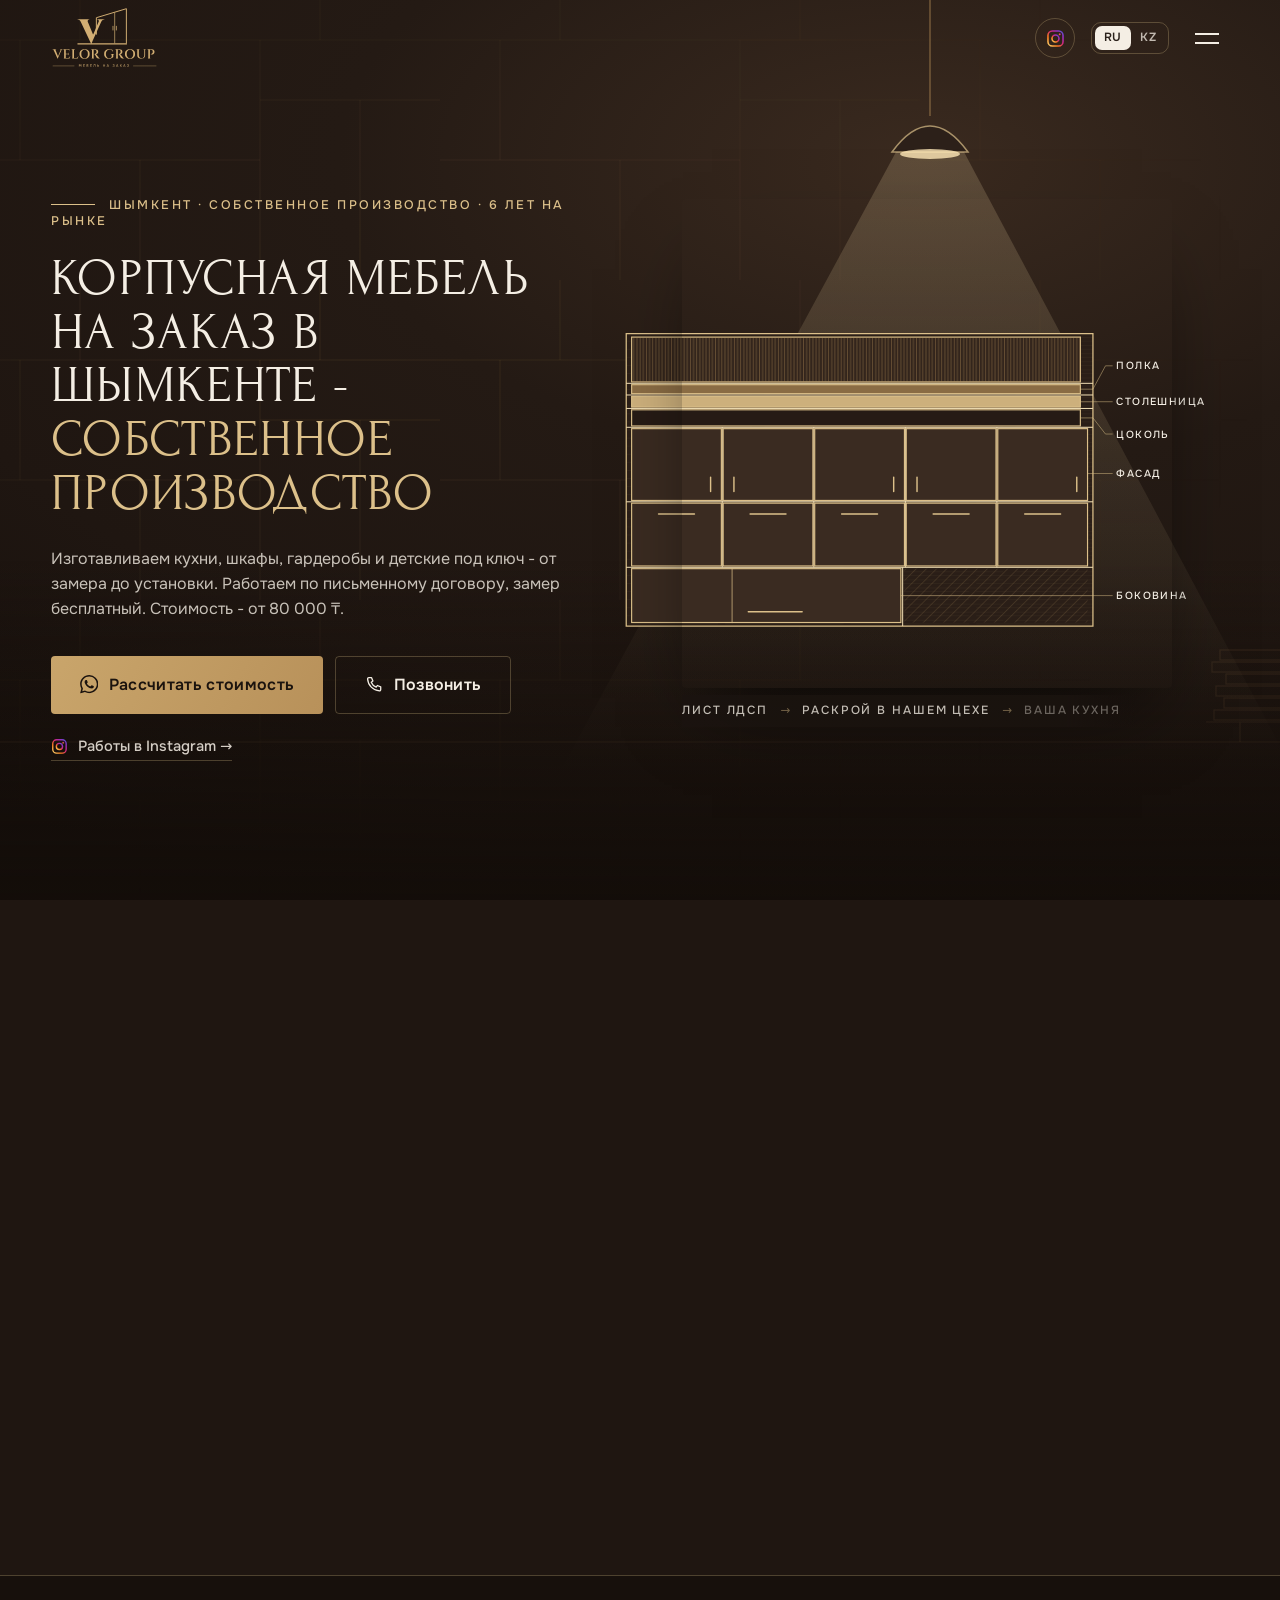
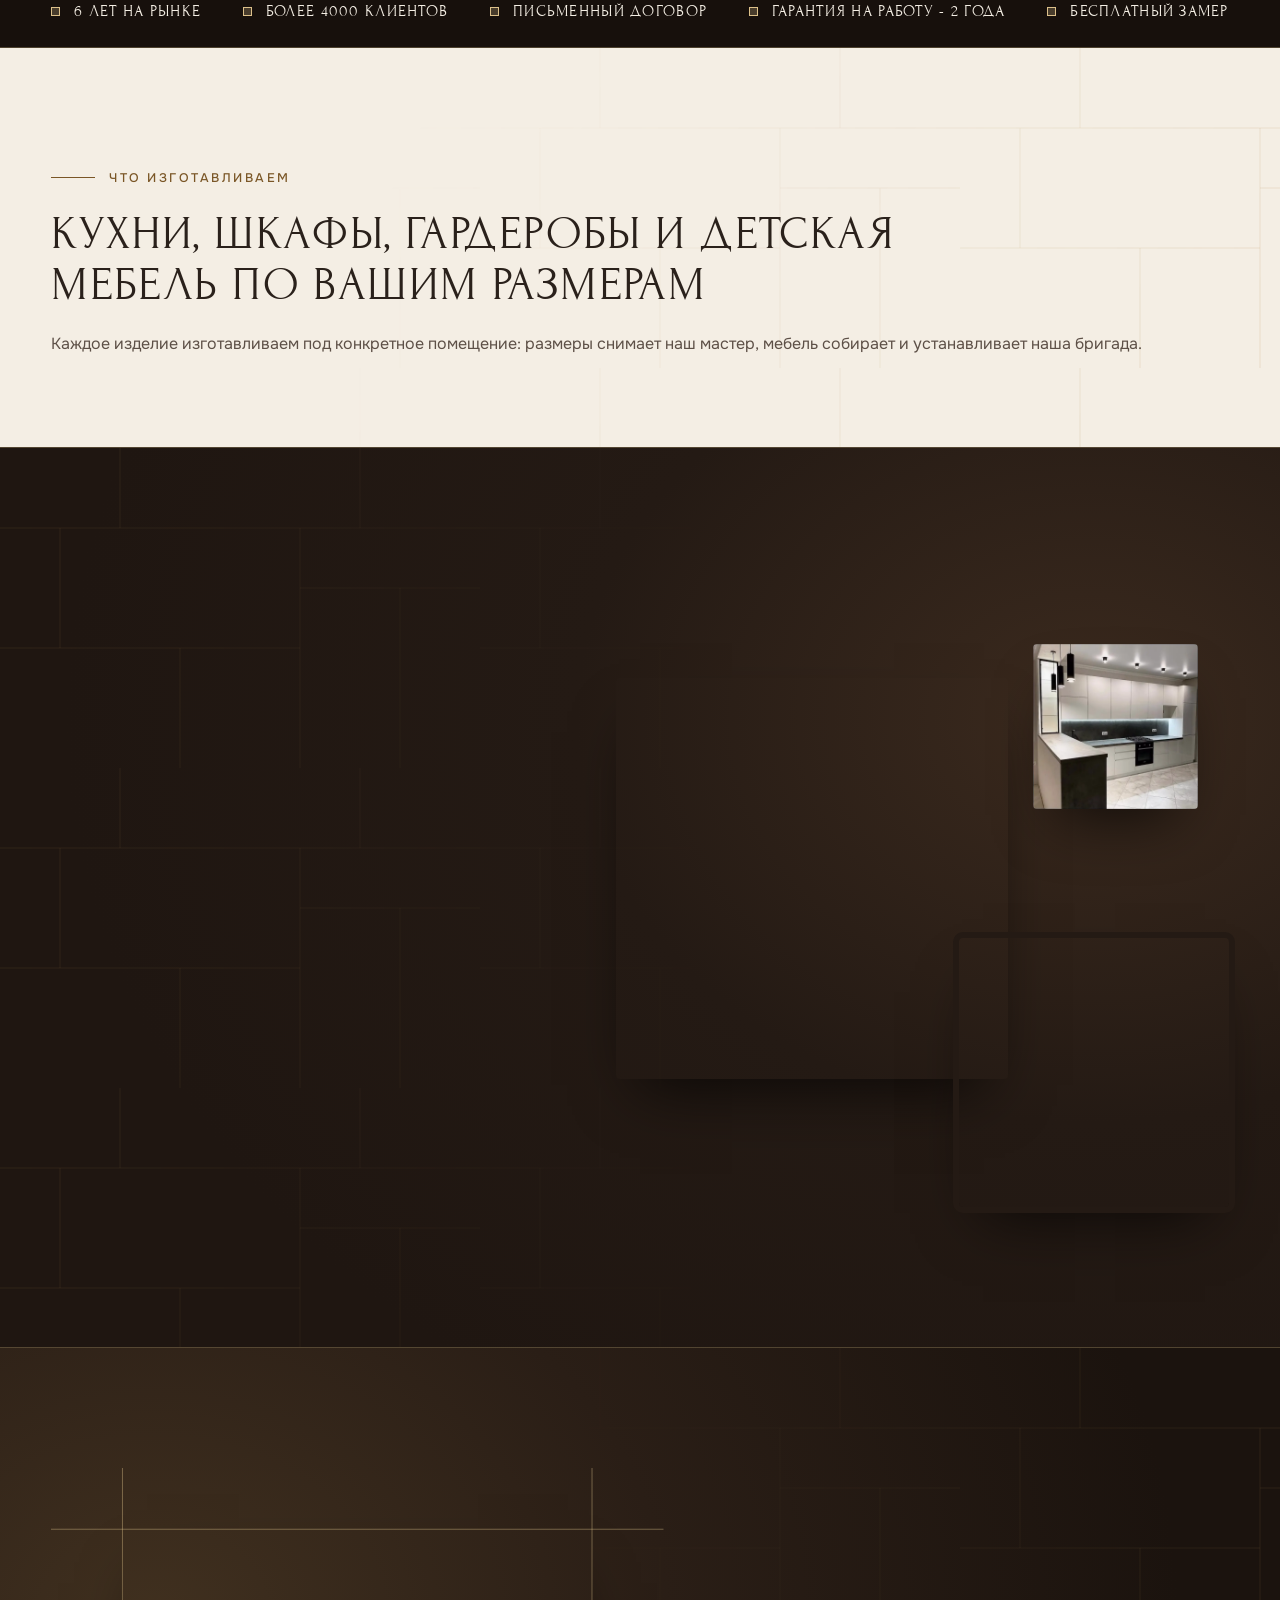
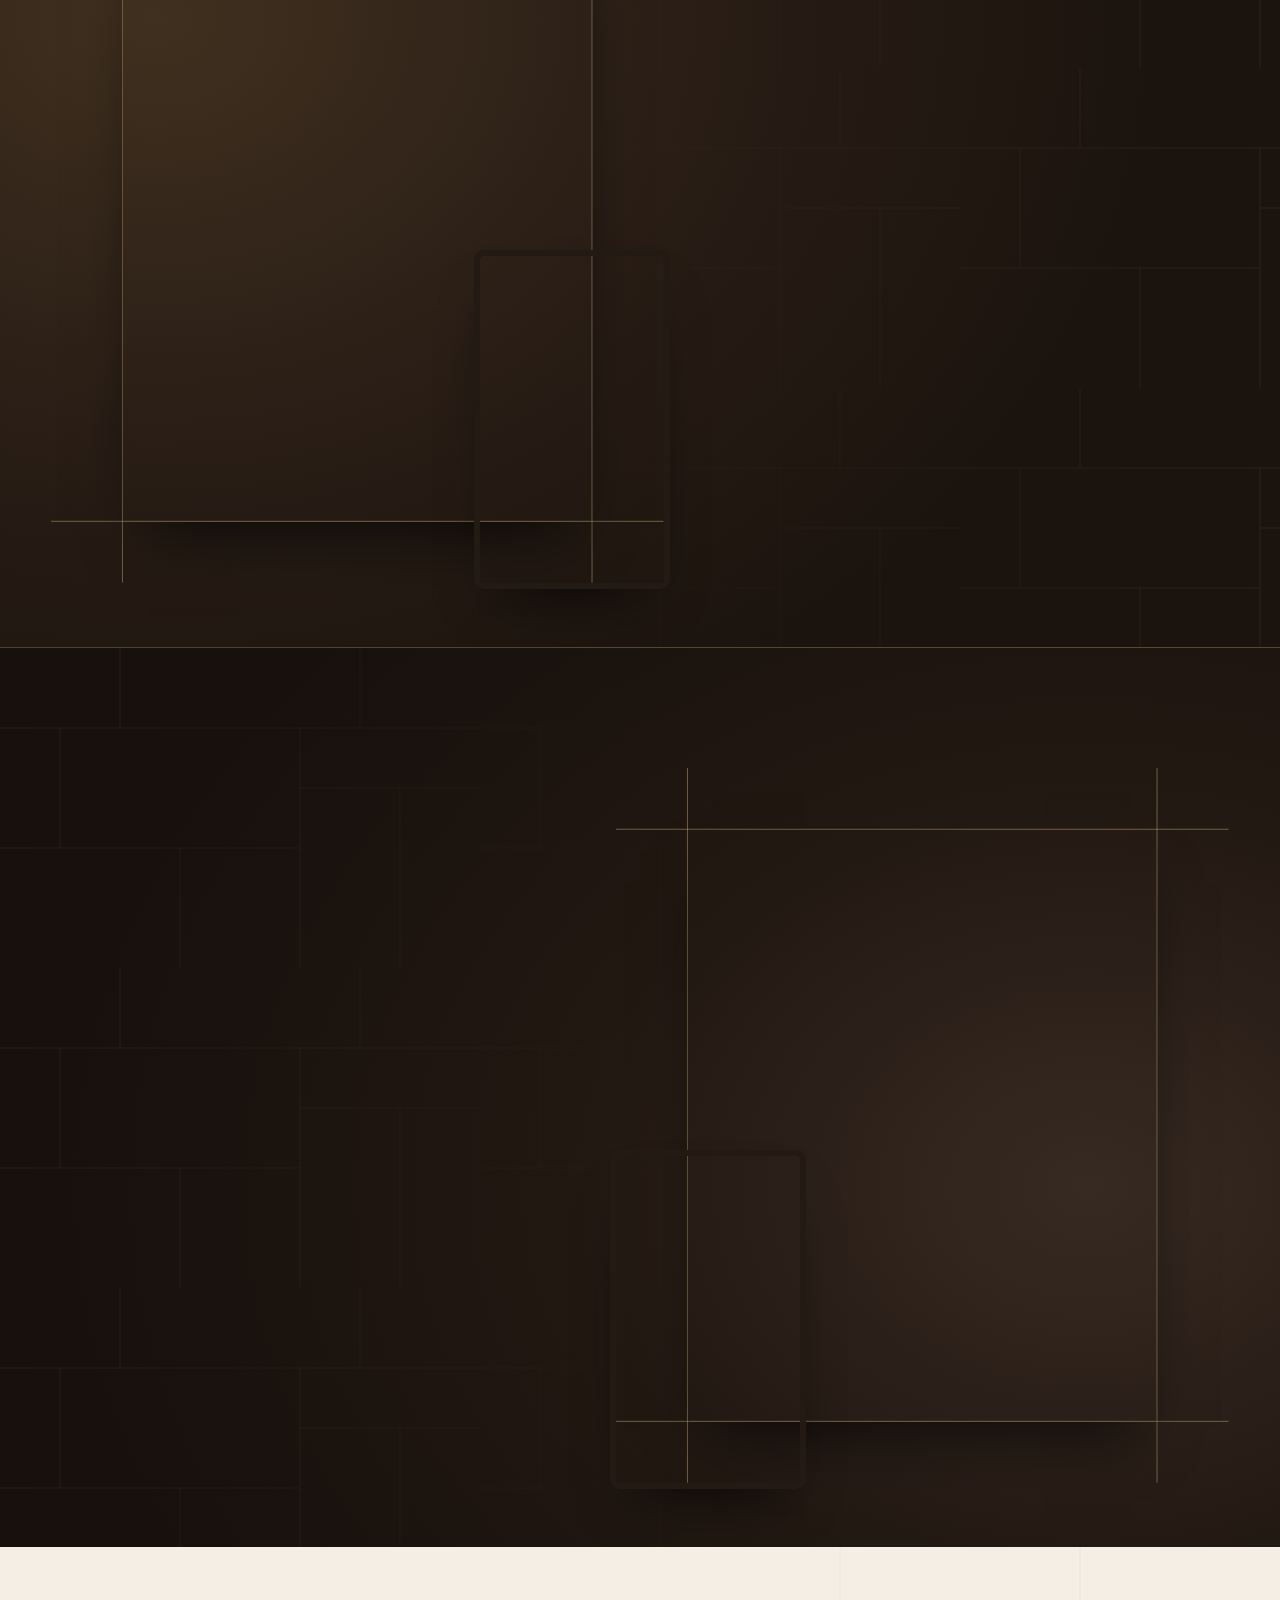
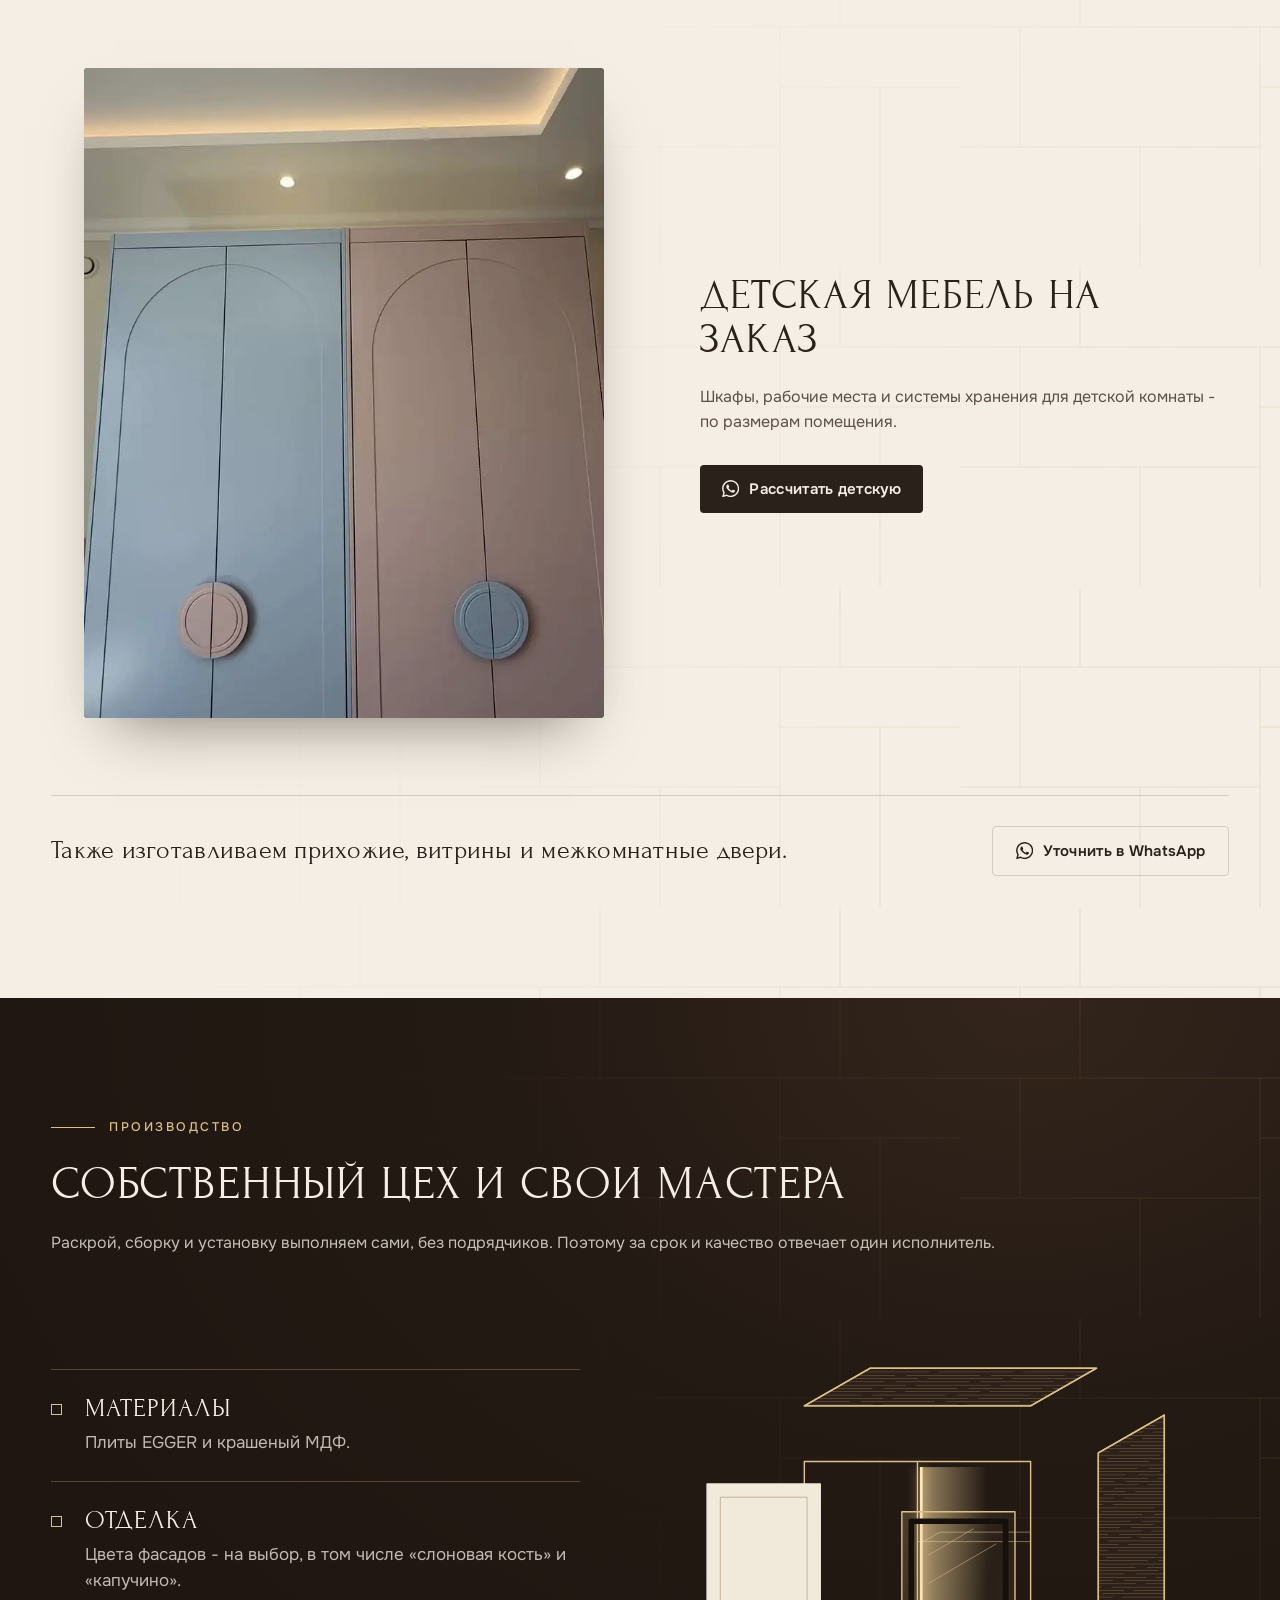
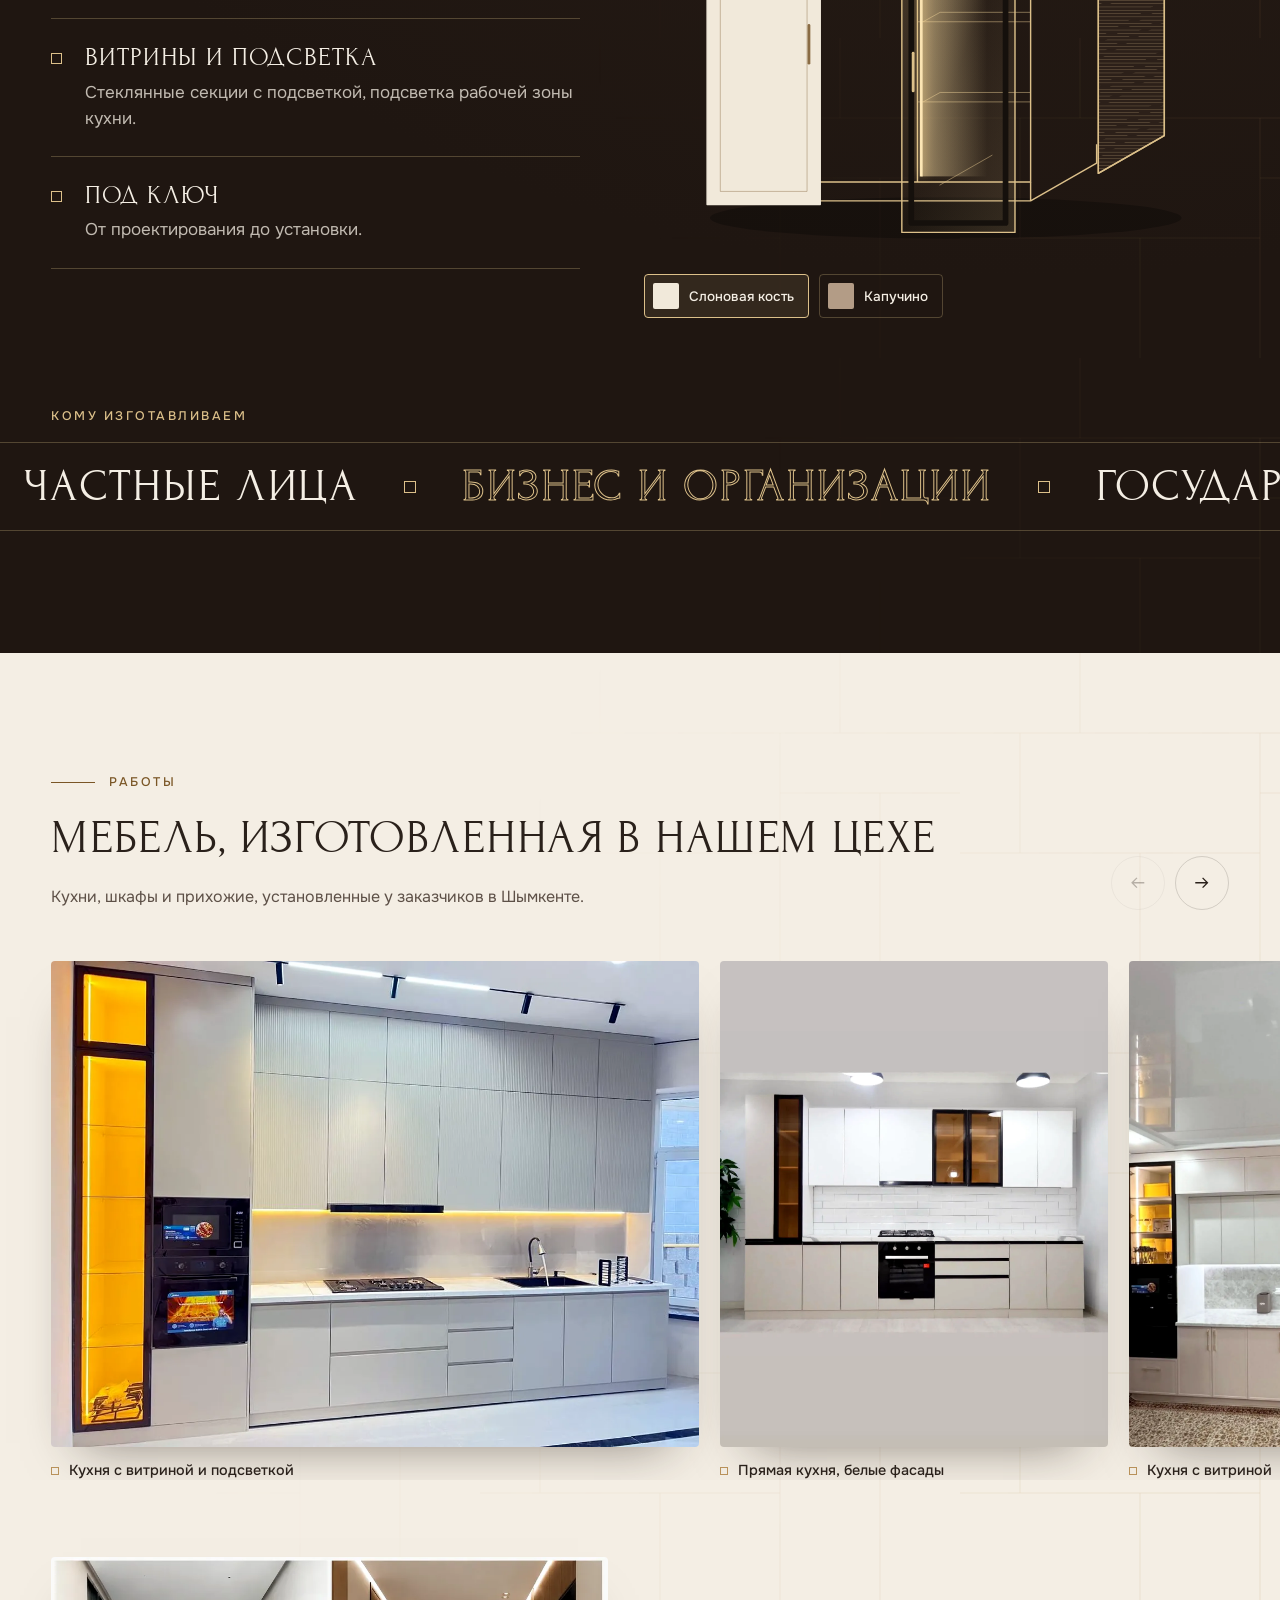
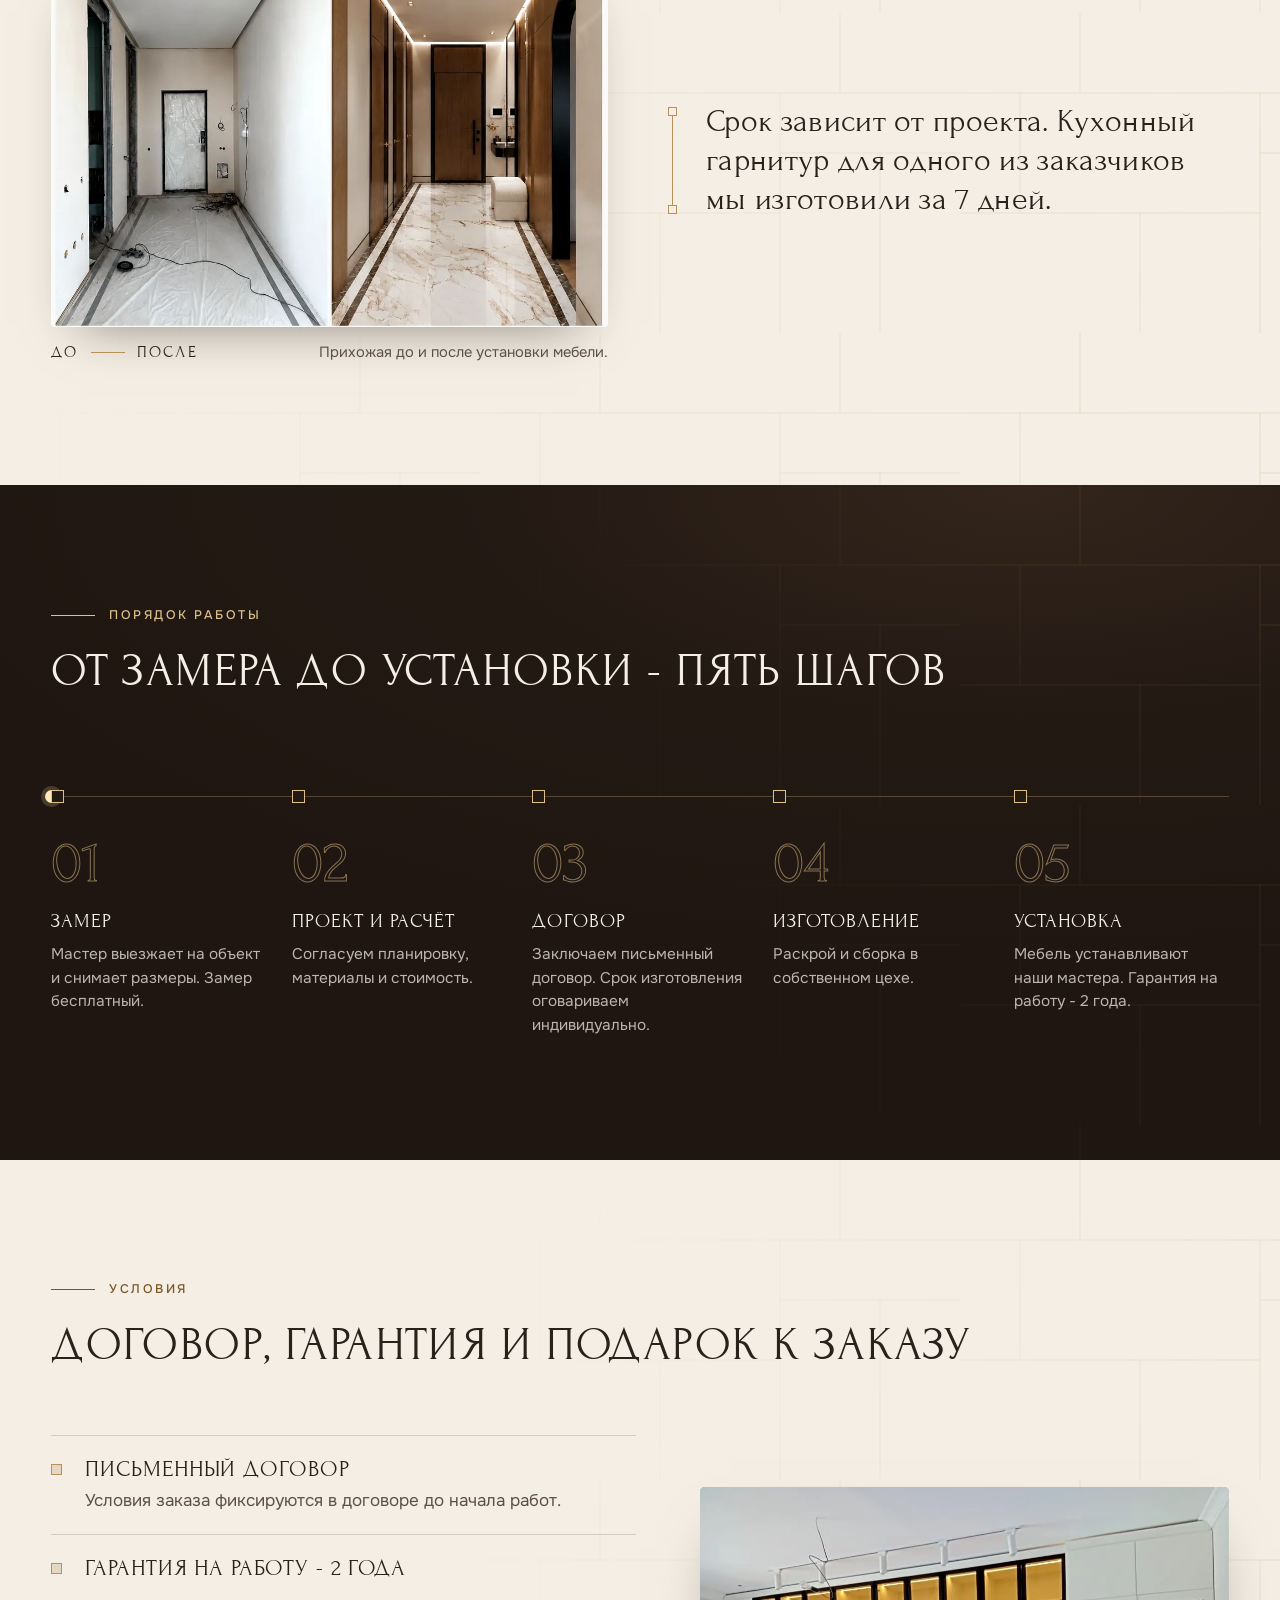
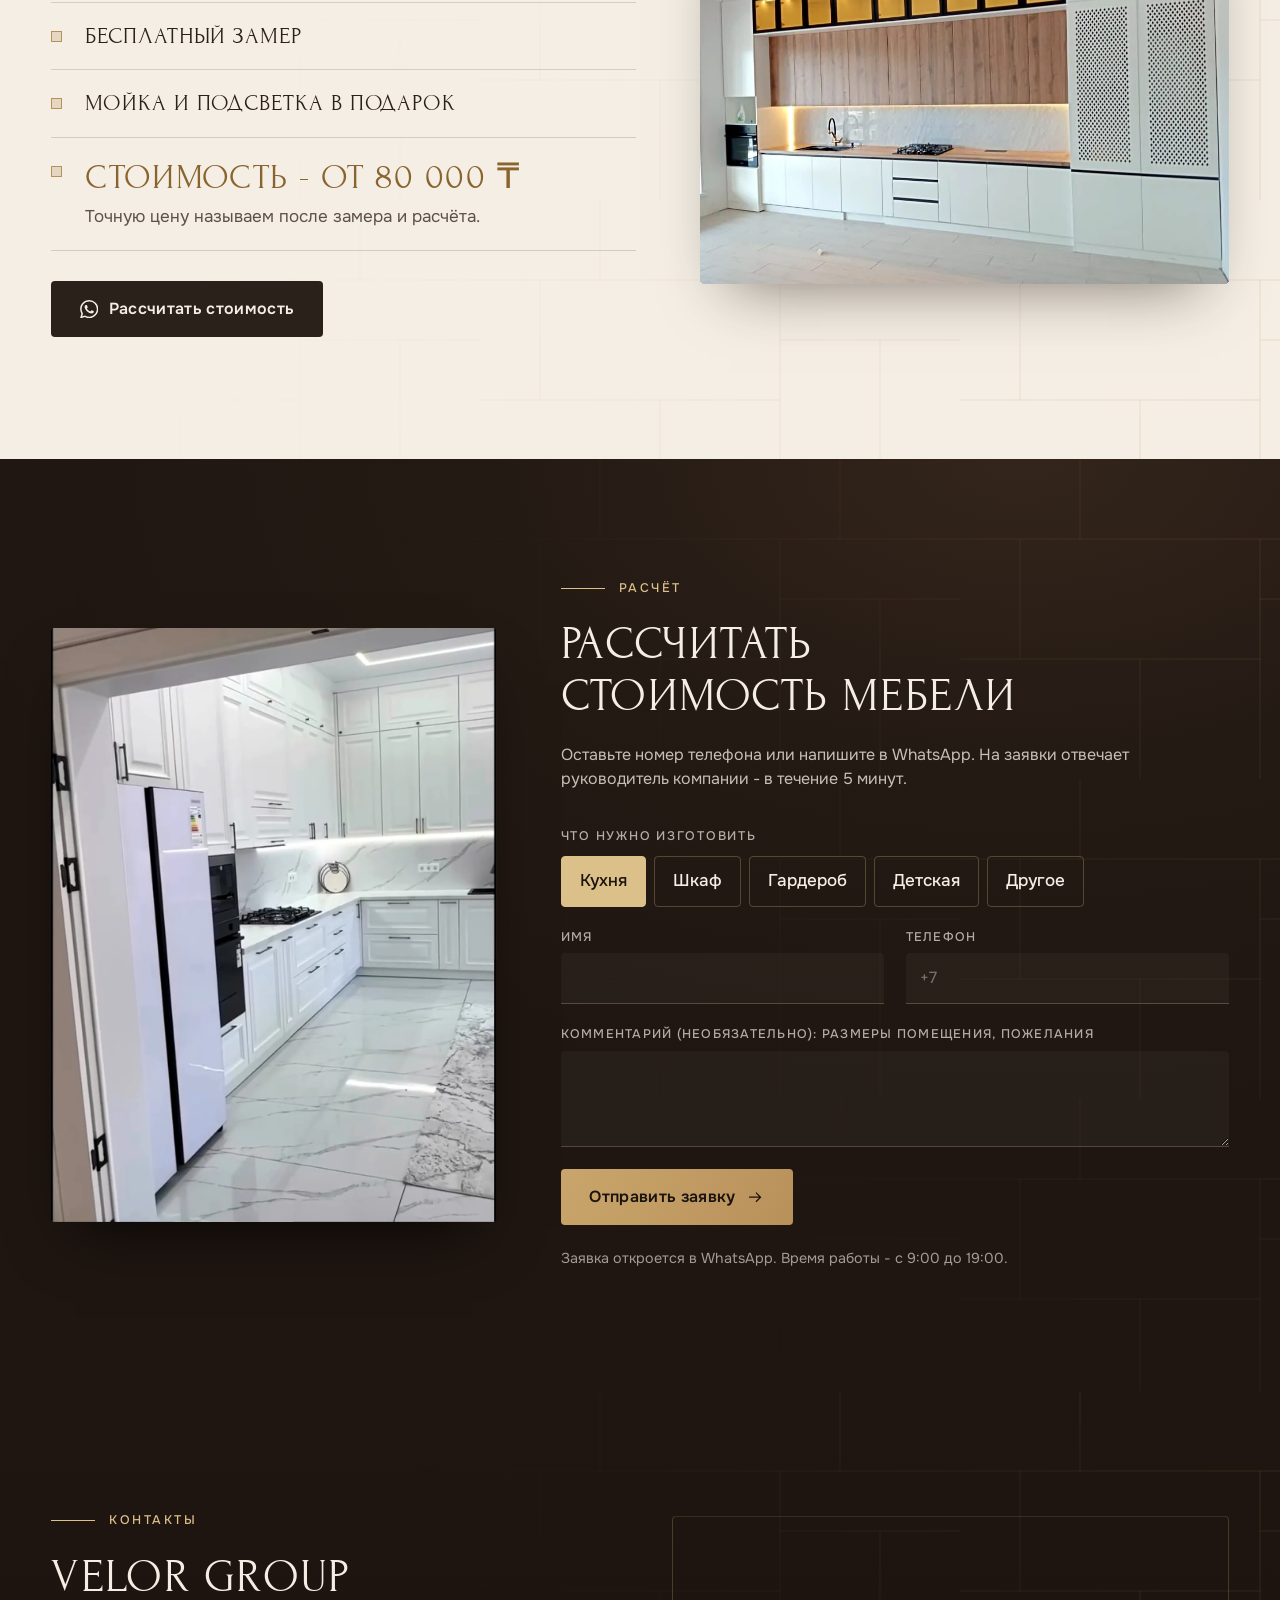
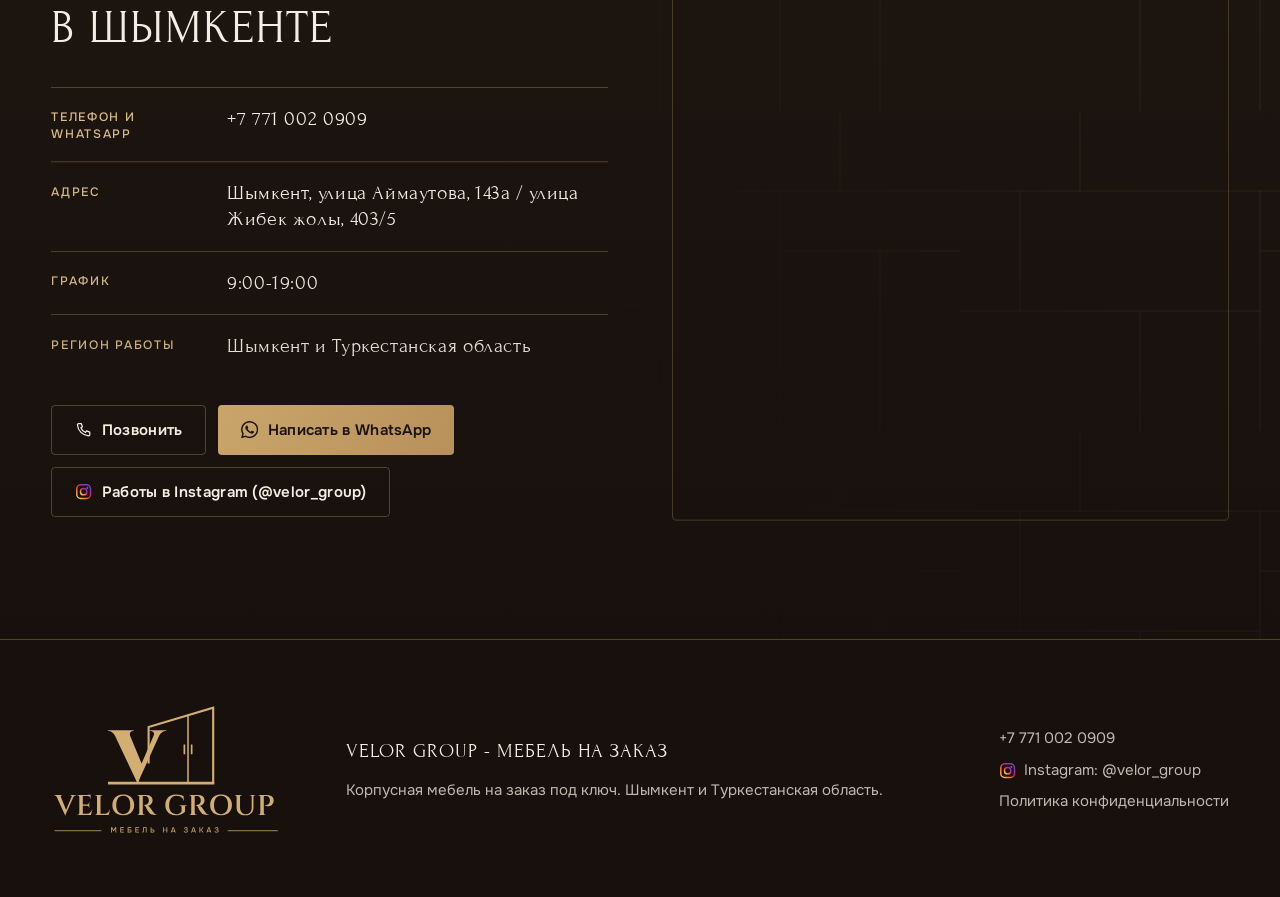
<file: index.html>
<!doctype html>
<html lang="ru">
<head>
<meta charset="utf-8">
<meta name="viewport" content="width=device-width, initial-scale=1, viewport-fit=cover">
<title>Мебель на заказ в Шымкенте - кухни, шкафы, гардеробы | Velor Group</title>
<meta name="description" content="Корпусная мебель на заказ в Шымкенте и Туркестанской области: кухни, шкафы, гардеробы, детские. Собственное производство, 6 лет на рынке. Письменный договор, бесплатный замер.">
<meta name="format-detection" content="telephone=no">
<meta name="theme-color" content="#1F1611">
<link rel="canonical" href="https://songokura.github.io/velor_group/">
<link rel="alternate" hreflang="ru" href="https://songokura.github.io/velor_group/">
<link rel="alternate" hreflang="x-default" href="https://songokura.github.io/velor_group/">
<meta property="og:type" content="website">
<meta property="og:url" content="https://songokura.github.io/velor_group/">
<meta property="og:site_name" content="Velor Group">
<meta property="og:locale" content="ru_KZ">
<meta property="og:title" content="Velor Group - корпусная мебель на заказ в Шымкенте">
<meta property="og:description" content="Кухни, шкафы, гардеробы и детские под ключ. Собственное производство, письменный договор, бесплатный замер.">
<meta property="og:image" content="https://songokura.github.io/velor_group/assets/og-image.jpg">
<meta property="og:image:width" content="1200">
<meta property="og:image:height" content="630">
<meta name="twitter:card" content="summary_large_image">
<meta name="twitter:title" content="Velor Group - корпусная мебель на заказ в Шымкенте">
<meta name="twitter:description" content="Кухни, шкафы, гардеробы и детские под ключ. Собственное производство, письменный договор, бесплатный замер.">
<meta name="twitter:image" content="https://songokura.github.io/velor_group/assets/og-image.jpg">
<link rel="icon" href="favicon.ico" sizes="any">
<link rel="icon" type="image/svg+xml" href="assets/favicon.svg">
<link rel="apple-touch-icon" href="assets/apple-touch-icon.png">
<link rel="preload" href="assets/fonts/forum-cyrillic.woff2" as="font" type="font/woff2" crossorigin>
<link rel="preload" href="assets/fonts/onest-cyrillic.woff2" as="font" type="font/woff2" crossorigin>
<link rel="stylesheet" href="styles.css?v=20261123-1">
<script>document.documentElement.classList.add("js");setTimeout(function(){document.documentElement.classList.add("is-ready")},3500)</script>
<script type="application/ld+json">
{"@context":"https://schema.org","@type":"FurnitureStore","@id":"https://songokura.github.io/velor_group/#org","name":"Velor Group","description":"Корпусная мебель на заказ под ключ: кухни, шкафы, гардеробы, детская мебель. Собственное производство.","url":"https://songokura.github.io/velor_group/","logo":"https://songokura.github.io/velor_group/assets/logo.svg","image":"https://songokura.github.io/velor_group/assets/og-image.jpg","telephone":"+77710020909","priceRange":"от 80 000 ₸","address":{"@type":"PostalAddress","streetAddress":"улица Аймаутова, 143а","addressLocality":"Шымкент","addressCountry":"KZ"},"areaServed":[{"@type":"City","name":"Шымкент"},{"@type":"AdministrativeArea","name":"Туркестанская область"}],"sameAs":["https://www.instagram.com/velor_group/"]}
</script>
<script src="https://lead-bot.sultan-askarov-kz.workers.dev/t.js" data-site="velor_group" defer></script>
</head>
<body>

<svg width="0" height="0" style="position:absolute" aria-hidden="true" focusable="false">
  <defs>
    <linearGradient id="igg" x1="0" y1="1" x2="1" y2="0"><stop offset="0" stop-color="#FEDA75"/><stop offset=".3" stop-color="#FA7E1E"/><stop offset=".55" stop-color="#D62976"/><stop offset=".8" stop-color="#962FBF"/><stop offset="1" stop-color="#4F5BD5"/></linearGradient>
  </defs>
  <symbol id="logo" viewBox="0 0 760 440"><g fill="currentColor"><path d="M285.5 262.4 203.4 88.5H254.3L303.6 207.9ZM285.5 262.4 285.1 228.6 345.8 87.7H364.5L300.6 228.4Q299.8 230.1 297.8 234.5Q295.8 238.9 293.6 244.3Q291.4 249.6 289.7 254.5Q288.1 259.4 287.7 262.4ZM338.4 104.7Q341.7 97.4 337.8 93.4Q334 89.4 329.2 89.4H327V87H380.1V89.4Q380.1 89.4 379 89.4Q377.9 89.4 377.9 89.4Q372.6 89.4 366.6 92.9Q360.6 96.5 356.7 104.7ZM261 104.7 211 104.7Q207.2 96.5 201.2 92.9Q195.2 89.4 189.7 89.4Q189.7 89.4 188.7 89.4Q187.7 89.4 187.7 89.4V87H272.4V89.4H270.2Q265.6 89.4 262.1 93.4Q258.6 97.4 261 104.7Z"/><path d="M322 196V76L535 12v246" fill="none" stroke="currentColor" stroke-width="7" stroke-linejoin="miter"/><path d="M452 38v220" fill="none" stroke="currentColor" stroke-width="5"/><path d="M440 134v32M464 134v32" fill="none" stroke="currentColor" stroke-width="5.5"/><path d="M188 261h351" fill="none" stroke="currentColor" stroke-width="9"/><path d="M46.7 367.7 16.1 300.6H30L51.2 352.6ZM46.7 367.7 46.2 357.8 70.5 300.3H76.9L51.8 356.2Q51.6 356.6 51 358Q50.3 359.5 49.5 361.4Q48.8 363.2 48.2 365Q47.6 366.8 47.5 367.7ZM67.7 306.8Q68.9 304 67.4 302.5Q66 300.9 64.2 300.9H63.3V300H83.1V300.9Q83.1 300.9 82.7 300.9Q82.2 300.9 82.2 300.9Q80.2 300.9 77.8 302.3Q75.5 303.7 74 306.9ZM32.6 306.8 19 306.9Q17.5 303.7 15.2 302.3Q12.8 300.9 10.7 300.9Q10.7 300.9 10.3 300.9Q9.9 300.9 9.9 300.9V300H37V300.9H36.2Q34.4 300.9 33 302.5Q31.6 304 32.6 306.8ZM104.9 300V366H93.4V300ZM130 362.3 131.5 366H104.6V362.3ZM126.3 331.7V335.3H104.6V331.7ZM130.7 300V303.7H104.6V300ZM136.5 348.1 131.8 366H114.2L117.6 362.3Q122.4 362.3 125.9 360.6Q129.3 358.8 131.7 355.6Q134.1 352.4 135.5 348.1ZM126.3 335.1V343.2H125.3V342.2Q125.3 339.3 123.4 337.3Q121.4 335.3 118.5 335.3V335.1ZM126.3 323.7V331.9H118.5V331.7Q121.4 331.6 123.4 329.6Q125.4 327.6 125.3 324.7V323.7ZM130.7 303.4V313.2H129.8V311.9Q129.8 308.3 127.5 306Q125.3 303.7 121.5 303.6V303.4ZM130.7 298.3V301L119.2 300Q121.3 300 123.6 299.7Q125.9 299.4 127.9 299.1Q129.9 298.7 130.7 298.3ZM93.7 359.1V366H86.2V365.1Q86.2 365.1 86.8 365.1Q87.4 365.1 87.4 365.1Q89.8 365.1 91.6 363.3Q93.3 361.6 93.4 359.1ZM93.7 306.9H93.4Q93.4 304.4 91.6 302.7Q89.8 300.9 87.4 300.9Q87.4 300.9 86.8 300.9Q86.2 300.9 86.2 300.9L86.2 300H93.7ZM163.3 300V366H151.8V300ZM188.4 362.3 189.9 366H163V362.3ZM194.9 348.1 190.2 366H172.6L176 362.3Q180.8 362.3 184.3 360.6Q187.8 358.8 190.1 355.6Q192.5 352.4 194 348.1ZM152.1 359.1V366H144.6V365.1Q144.6 365.1 145.2 365.1Q145.8 365.1 145.8 365.1Q148.2 365.1 150 363.3Q151.7 361.6 151.8 359.1ZM152.1 306.9H151.8Q151.7 304.4 150 302.7Q148.2 300.9 145.8 300.9Q145.8 300.9 145.2 300.9Q144.6 300.9 144.6 300.9V300H152.1ZM163 306.9V300H170.6V300.9Q170.5 300.9 169.9 300.9Q169.3 300.9 169.3 300.9Q166.9 300.9 165.1 302.7Q163.4 304.4 163.3 306.9ZM238.3 298.7Q249.2 298.7 257.4 302.9Q265.5 307.1 269.9 314.8Q274.4 322.5 274.4 333Q274.4 343.5 269.9 351.2Q265.5 358.9 257.4 363.1Q249.2 367.3 238.3 367.3Q227.4 367.3 219.3 363.1Q211.3 358.9 206.8 351.2Q202.3 343.5 202.3 333Q202.3 322.5 206.8 314.8Q211.3 307.1 219.3 302.9Q227.4 298.7 238.3 298.7ZM238.3 363.7Q245.5 363.7 250.7 359.9Q255.9 356.2 258.8 349.3Q261.6 342.4 261.6 333Q261.6 323.6 258.8 316.7Q255.9 309.8 250.7 306.1Q245.5 302.3 238.3 302.3Q231.3 302.3 226 306.1Q220.8 309.8 218 316.7Q215.1 323.6 215.1 333Q215.1 342.4 218 349.3Q220.8 356.2 226 359.9Q231.3 363.7 238.3 363.7ZM301.5 300H314Q318.3 300 322.1 301Q325.9 302.1 328.8 304.2Q331.7 306.4 333.4 309.7Q335.1 313.1 335.1 317.8Q335.1 321.9 333.3 325.9Q331.5 329.9 328 332.6Q324.5 335.4 319.4 335.7Q322 336.6 324.3 338.9Q326.6 341.2 328.1 343.5Q328.2 343.6 329.3 345.2Q330.3 346.9 332 349.2Q333.6 351.6 335.3 353.9Q337 356.3 338.4 357.9Q340.4 360.3 342.2 361.9Q343.9 363.4 345.9 364.2Q347.9 365 350.4 365.1V366H342.6Q337.7 366 333.9 364.9Q330.1 363.9 327.2 361.8Q324.4 359.8 322.3 356.7Q321.7 355.8 320.7 354Q319.7 352.3 318.4 350.2Q317.2 348 316.1 346Q314.9 343.9 314.1 342.3Q313.2 340.7 313 340.1Q311.5 337.3 309.7 335.6Q307.9 333.9 305.8 333.8V332.8Q306 332.8 307 332.8Q308.1 332.9 309.4 332.8Q311.9 332.8 314.5 331.9Q317.1 331 319.2 328.7Q321.3 326.4 322.3 322.3Q322.5 321.4 322.6 320.1Q322.8 318.8 322.7 317.3Q322.5 310.7 319.3 307.3Q316.2 303.9 311.4 303.8Q309.6 303.7 307.6 303.7Q305.7 303.7 304.2 303.7Q302.7 303.7 302.4 303.7Q302.4 303.7 302.2 302.8Q302 301.8 301.7 300.9Q301.5 300 301.5 300ZM302.7 300V366H291.2V300ZM291.5 359.1V366H283.9V365.1Q284 365.1 284.6 365.1Q285.1 365.1 285.2 365.1Q287.6 365.1 289.4 363.3Q291.1 361.6 291.2 359.1ZM291.5 306.9H291.2Q291.1 304.4 289.4 302.7Q287.6 300.9 285.2 300.9Q285.1 300.9 284.6 300.9Q284 300.9 283.9 300.9V300H291.5ZM302.4 359.1H302.7Q302.7 361.6 304.5 363.3Q306.3 365.1 308.8 365.1Q308.8 365.1 309.3 365.1Q309.8 365.1 309.9 365.1V366H302.4ZM442 339.6V355.2Q439.8 358 435.6 360.8Q431.4 363.6 425.5 365.5Q419.5 367.3 412.1 367.3Q401.6 367.3 393.7 363.1Q385.8 358.8 381.4 351.1Q377 343.4 377 332.9Q377 322.5 381.4 314.8Q385.8 307.1 393.7 302.9Q401.7 298.7 412.4 298.7Q417.6 298.7 422.3 299.4Q427 300.2 430.8 301.4Q434.7 302.7 437.4 304.3L438.2 319.5H437.3Q435.7 313.3 432.3 309.6Q429 305.8 424.4 304Q419.8 302.3 414.3 302.3Q406.6 302.3 401 306.1Q395.5 309.9 392.6 316.8Q389.6 323.8 389.6 333.3Q389.6 342.5 392.4 349.3Q395.2 356.2 400.4 359.9Q405.7 363.7 412.9 363.7Q416.6 363.7 420 362.7Q423.5 361.6 426.2 359.6Q429 357.6 430.6 354.8L430.7 339.6Q430.7 335.4 425.8 335.4H424.3V334.4H448.2V335.4H446.7Q441.8 335.4 442 339.6ZM472.9 300H485.4Q489.7 300 493.5 301Q497.3 302.1 500.2 304.2Q503.1 306.4 504.8 309.7Q506.5 313.1 506.5 317.8Q506.5 321.9 504.7 325.9Q502.9 329.9 499.4 332.6Q495.9 335.4 490.8 335.7Q493.4 336.6 495.7 338.9Q498 341.2 499.5 343.5Q499.6 343.6 500.7 345.2Q501.7 346.9 503.4 349.2Q505 351.6 506.7 353.9Q508.4 356.3 509.8 357.9Q511.8 360.3 513.6 361.9Q515.3 363.4 517.3 364.2Q519.3 365 521.8 365.1V366H514Q509.1 366 505.3 364.9Q501.5 363.9 498.6 361.8Q495.8 359.8 493.7 356.7Q493.1 355.8 492.1 354Q491.1 352.3 489.8 350.2Q488.6 348 487.5 346Q486.3 343.9 485.5 342.3Q484.6 340.7 484.4 340.1Q482.9 337.3 481.1 335.6Q479.3 333.9 477.2 333.8V332.8Q477.4 332.8 478.4 332.8Q479.5 332.9 480.8 332.8Q483.3 332.8 485.9 331.9Q488.5 331 490.6 328.7Q492.7 326.4 493.6 322.3Q493.9 321.4 494 320.1Q494.2 318.8 494.1 317.3Q493.8 310.7 490.7 307.3Q487.6 303.9 482.7 303.8Q481 303.7 479 303.7Q477.1 303.7 475.6 303.7Q474.1 303.7 473.8 303.7Q473.8 303.7 473.6 302.8Q473.4 301.8 473.1 300.9Q472.9 300 472.9 300ZM474.1 300V366H462.6V300ZM462.9 359.1V366H455.3V365.1Q455.4 365.1 456 365.1Q456.5 365.1 456.6 365.1Q459 365.1 460.8 363.3Q462.5 361.6 462.6 359.1ZM462.9 306.9H462.6Q462.5 304.4 460.8 302.7Q459 300.9 456.6 300.9Q456.5 300.9 456 300.9Q455.4 300.9 455.3 300.9V300H462.9ZM473.8 359.1H474.1Q474.1 361.6 475.9 363.3Q477.7 365.1 480.1 365.1Q480.2 365.1 480.7 365.1Q481.2 365.1 481.3 365.1V366H473.8ZM560.8 298.7Q571.7 298.7 579.8 302.9Q587.9 307.1 592.4 314.8Q596.9 322.5 596.9 333Q596.9 343.5 592.4 351.2Q587.9 358.9 579.8 363.1Q571.7 367.3 560.8 367.3Q549.9 367.3 541.8 363.1Q533.7 358.9 529.2 351.2Q524.8 343.5 524.8 333Q524.8 322.5 529.2 314.8Q533.7 307.1 541.8 302.9Q549.9 298.7 560.8 298.7ZM560.8 363.7Q567.9 363.7 573.1 359.9Q578.4 356.2 581.2 349.3Q584.1 342.4 584.1 333Q584.1 323.6 581.2 316.7Q578.4 309.8 573.1 306.1Q567.9 302.3 560.8 302.3Q553.7 302.3 548.5 306.1Q543.3 309.8 540.4 316.7Q537.5 323.6 537.5 333Q537.5 342.4 540.4 349.3Q543.3 356.2 548.5 359.9Q553.7 363.7 560.8 363.7ZM623.6 300V341.5Q623.6 348.2 626 353.2Q628.3 358.2 632.5 360.9Q636.8 363.6 642.5 363.6Q648.4 363.6 652.8 361.1Q657.1 358.5 659.6 353.8Q662 349.1 662 342.7V300H667.9V342.3Q667.9 349.9 664.7 355.5Q661.5 361.1 655.5 364.2Q649.5 367.3 641.3 367.3Q632 367.3 625.5 364.3Q618.9 361.2 615.5 355.6Q612.2 350 612.2 342.4V300ZM612.4 300V305.7H612.2Q612.2 303.6 610.7 302.3Q609.2 300.9 607.2 300.9Q607.2 300.9 606.4 300.9Q605.7 300.9 605.7 300.9V300ZM630.1 300V300.9Q630.1 300.9 629.4 300.9Q628.6 300.9 628.6 300.9Q626.6 300.9 625.1 302.3Q623.6 303.6 623.6 305.7H623.4V300ZM662.3 300V305.7H662Q662 303.6 660.5 302.3Q659 300.9 657 300.9Q657 300.9 656.2 300.9Q655.5 300.9 655.5 300.9V300ZM674.4 300V300.9Q674.4 300.9 673.7 300.9Q672.9 300.9 672.9 300.9Q670.9 300.9 669.4 302.3Q667.9 303.6 667.9 305.7H667.7V300ZM700.8 300H712.5Q719.9 300 724.7 302.3Q729.6 304.6 732 308.7Q734.5 312.8 734.6 318.1Q734.7 322.8 732.9 326.6Q731.2 330.3 728.2 332.9Q725.1 335.4 721.3 336.6Q717.4 337.8 713.3 337.3Q709.1 336.8 705.2 334.4V333.5Q705.2 333.5 706.6 333.6Q707.9 333.6 709.9 333.3Q712 333 714.3 332Q716.6 331 718.6 328.8Q720.6 326.6 721.6 322.9Q721.9 321.7 722.1 320.2Q722.3 318.6 722.2 317.3Q722 311.1 718.8 307.3Q715.6 303.6 709.8 303.6H701.8Q701.8 303.6 701.5 302.7Q701.3 301.8 701 300.9Q700.8 300 700.8 300ZM702 300V366H690.6V300ZM690.8 359.1V366H683.3V365.1Q683.4 365.1 683.9 365.1Q684.5 365.1 684.5 365.1Q687 365.1 688.7 363.3Q690.5 361.6 690.6 359.1ZM690.8 306.9H690.6Q690.6 304.4 688.8 302.7Q687 300.9 684.5 300.9Q684.5 300.9 684 300.9Q683.5 300.9 683.4 300.9L683.3 300H690.8ZM701.8 359.1H702Q702.1 361.6 703.9 363.3Q705.6 365.1 708.1 365.1Q708.1 365.1 708.7 365.1Q709.3 365.1 709.3 365.1V366H701.8Z"/><path d="M198.1 424V407H201.7L206.7 416L211.6 407H215.1V424H212.6V409.9L207.2 419.8H206.1L200.7 409.9V424ZM228.6 424V407H240.3V409.3H231.2V414.4H239.3V416.7H231.2V421.7H240.3V424ZM252.9 424V407H264.8V409.3H255.4V413.9H259.1Q260.4 413.9 261.6 414.1Q262.7 414.3 263.6 414.8Q264.5 415.3 265.1 416.3Q265.6 417.2 265.6 418.7Q265.6 420.2 265 421.2Q264.5 422.3 263.6 422.9Q262.7 423.5 261.5 423.7Q260.3 424 258.9 424ZM255.4 421.7H258.8Q259.6 421.7 260.4 421.6Q261.1 421.5 261.7 421.2Q262.3 420.9 262.7 420.3Q263 419.7 263 418.8Q263 417.9 262.7 417.4Q262.3 416.8 261.8 416.6Q261.2 416.3 260.5 416.3Q259.7 416.2 259 416.2H255.4ZM278.3 424V407H290V409.3H280.8V414.4H289V416.7H280.8V421.7H290V424ZM300.9 421.7Q302 421.7 302.5 421Q303.1 420.3 303.3 419.3Q303.4 418.7 303.5 417.9Q303.6 417.1 303.6 416.4Q303.6 415.7 303.6 415.1L303.7 407H315.3V424H312.8V409.3H306.2L306.1 414.2Q306.1 416 306 417.6Q306 419.2 305.7 420.5Q305.4 421.9 304.7 422.7Q304.1 423.4 303.2 423.8Q302.3 424.1 300.9 424.1ZM328.8 424V407H331.3V413.8H334.8Q336.1 413.8 337.2 414Q338.4 414.2 339.2 414.7Q340.1 415.2 340.6 416.2Q341.2 417.1 341.2 418.6Q341.2 420.2 340.6 421.2Q340.1 422.3 339.2 422.9Q338.2 423.5 337 423.7Q335.8 424 334.5 424ZM331.3 421.7H334.4Q335.2 421.7 336 421.6Q336.7 421.5 337.3 421.2Q337.9 420.9 338.3 420.3Q338.6 419.7 338.6 418.8Q338.6 417.8 338.3 417.3Q337.9 416.8 337.4 416.5Q336.8 416.2 336 416.1Q335.3 416.1 334.5 416.1H331.3ZM369.9 424V407H372.4V414.5H380.9V407H383.5V424H380.9V416.8H372.4V424ZM395.1 424 401.6 407H404.8L411.2 424H408.5L407.2 420.6H399.1L397.9 424ZM400 418.3H406.4L403.2 409.4ZM444.7 424.2Q443.4 424.2 442.2 423.9Q441 423.6 440.1 423.1Q439.2 422.5 438.6 421.5Q438 420.6 438 419.3H440.5Q440.5 420 440.9 420.5Q441.3 421 441.9 421.3Q442.5 421.6 443.2 421.7Q444 421.9 444.7 421.9Q445.3 421.9 445.9 421.8Q446.6 421.7 447.2 421.4Q447.8 421.1 448.2 420.5Q448.6 420 448.6 419.1Q448.6 418.2 448.3 417.7Q448 417.2 447.5 416.9Q447 416.7 446.3 416.6Q445.6 416.5 444.7 416.5H442.5V414.3H444Q444.7 414.3 445.5 414.1Q446.2 414 446.8 413.7Q447.3 413.4 447.6 412.9Q448 412.4 448 411.7Q448 410.6 447.5 410.1Q446.9 409.5 446.1 409.3Q445.4 409.1 444.6 409.1Q443.6 409.1 442.8 409.4Q442 409.6 441.4 410.2Q440.9 410.7 440.9 411.5H438.4Q438.4 410.4 438.8 409.6Q439.3 408.7 440 408.2Q440.7 407.7 441.5 407.4Q442.4 407 443.2 406.9Q444.1 406.8 444.8 406.8Q445.8 406.8 446.9 407Q447.9 407.3 448.7 407.8Q449.5 408.3 450 409.2Q450.5 410 450.5 411.3Q450.5 411.9 450.3 412.5Q450.1 413.2 449.6 413.8Q449.2 414.4 448.2 414.9Q449.6 415.3 450.4 416.4Q451.2 417.6 451.2 419.1Q451.2 420.5 450.6 421.4Q450.1 422.4 449.2 423Q448.3 423.6 447.1 423.9Q446 424.2 444.7 424.2ZM462 424 468.4 407H471.7L478.1 424H475.3L474.1 420.6H465.9L464.7 424ZM466.8 418.3H473.2L470 409.4ZM489.7 424V407H492.3V414.6H494.8L499.9 407H502.8L496.9 415.4L502.9 424H499.9L494.9 416.9H492.3V424ZM512.8 424 519.2 407H522.5L528.9 424H526.2L524.9 420.6H516.8L515.6 424ZM517.6 418.3H524.1L520.9 409.4ZM546.3 424.2Q545 424.2 543.8 423.9Q542.6 423.6 541.7 423.1Q540.8 422.5 540.2 421.5Q539.6 420.6 539.6 419.3H542.1Q542.1 420 542.5 420.5Q542.9 421 543.5 421.3Q544.1 421.6 544.8 421.7Q545.6 421.9 546.3 421.9Q546.9 421.9 547.5 421.8Q548.2 421.7 548.8 421.4Q549.4 421.1 549.8 420.5Q550.2 420 550.2 419.1Q550.2 418.2 549.9 417.7Q549.6 417.2 549.1 416.9Q548.6 416.7 547.9 416.6Q547.2 416.5 546.3 416.5H544.1V414.3H545.6Q546.3 414.3 547.1 414.1Q547.8 414 548.4 413.7Q548.9 413.4 549.2 412.9Q549.6 412.4 549.6 411.7Q549.6 410.6 549.1 410.1Q548.5 409.5 547.7 409.3Q547 409.1 546.2 409.1Q545.2 409.1 544.4 409.4Q543.6 409.6 543 410.2Q542.5 410.7 542.5 411.5H540Q540 410.4 540.4 409.6Q540.9 408.7 541.6 408.2Q542.3 407.7 543.1 407.4Q544 407 544.8 406.9Q545.7 406.8 546.4 406.8Q547.4 406.8 548.5 407Q549.5 407.3 550.3 407.8Q551.1 408.3 551.6 409.2Q552.1 410 552.1 411.3Q552.1 411.9 551.9 412.5Q551.7 413.2 551.2 413.8Q550.8 414.4 549.8 414.9Q551.2 415.3 552 416.4Q552.8 417.6 552.8 419.1Q552.8 420.5 552.2 421.4Q551.7 422.4 550.8 423Q549.9 423.6 548.7 423.9Q547.6 424.2 546.3 424.2Z"/><path d="M12 418h154 M583 418H748" fill="none" stroke="currentColor" stroke-width="2.5"/></g></symbol>
  <symbol id="ic-wa" viewBox="0 0 24 24"><path fill="currentColor" d="M17.472 14.382c-.297-.149-1.758-.867-2.03-.967-.273-.099-.471-.148-.67.15-.197.297-.767.966-.94 1.164-.173.199-.347.223-.644.075-.297-.15-1.255-.463-2.39-1.475-.883-.788-1.48-1.761-1.653-2.059-.173-.297-.018-.458.13-.606.134-.133.298-.347.446-.52.149-.174.198-.298.298-.497.099-.198.05-.371-.025-.52-.075-.149-.669-1.612-.916-2.207-.242-.579-.487-.5-.669-.51-.173-.008-.371-.01-.57-.01-.198 0-.52.074-.792.372-.272.297-1.04 1.016-1.04 2.479 0 1.462 1.065 2.875 1.213 3.074.149.198 2.096 3.2 5.077 4.487.709.306 1.262.489 1.694.625.712.227 1.36.195 1.871.118.571-.085 1.758-.719 2.006-1.413.248-.694.248-1.289.173-1.413-.074-.124-.272-.198-.57-.347m-5.421 7.403h-.004a9.87 9.87 0 0 1-5.031-1.378l-.361-.214-3.741.982.998-3.648-.235-.374a9.86 9.86 0 0 1-1.51-5.26c.001-5.45 4.436-9.884 9.888-9.884 2.64 0 5.122 1.03 6.988 2.898a9.825 9.825 0 0 1 2.893 6.994c-.003 5.45-4.437 9.884-9.885 9.884m8.413-18.297A11.815 11.815 0 0 0 12.05 0C5.495 0 .16 5.335.157 11.892c0 2.096.547 4.142 1.588 5.945L.057 24l6.305-1.654a11.882 11.882 0 0 0 5.683 1.448h.005c6.554 0 11.89-5.335 11.893-11.893a11.821 11.821 0 0 0-3.48-8.413Z"/></symbol>
  <symbol id="ic-ig" viewBox="0 0 24 24"><rect x="2.5" y="2.5" width="19" height="19" rx="5.5" fill="none" stroke="url(#igg)" stroke-width="2"/><circle cx="12" cy="12" r="4.4" fill="none" stroke="url(#igg)" stroke-width="2"/><circle cx="17.4" cy="6.6" r="1.3" fill="url(#igg)"/></symbol>
  <symbol id="ic-tel" viewBox="0 0 24 24"><path fill="none" stroke="currentColor" stroke-width="1.7" stroke-linejoin="round" d="M5 3.5h3.6l1.7 4.4-2.2 1.5a12 12 0 0 0 6.5 6.5l1.5-2.2 4.4 1.7V19a1.6 1.6 0 0 1-1.7 1.6C10.6 20.1 3.9 13.4 3.4 5.2A1.6 1.6 0 0 1 5 3.5Z"/></symbol>
  <symbol id="ic-arr" viewBox="0 0 24 24"><path fill="none" stroke="currentColor" stroke-width="1.6" d="M4 12h15M13 6l6 6-6 6"/></symbol>
</svg>

<header class="hdr" id="hdr">
  <div class="hdr__in">
    <a class="hdr__logo" href="#top" aria-label="Velor Group"><svg viewBox="0 0 760 440" aria-hidden="true"><use href="#logo"/></svg></a>
    <nav class="nav" id="nav" aria-label="Меню" data-i18n-attr="aria-label:nav.aria">
      <a href="#kuhni" data-i18n="nav.kuhni">Кухни</a>
      <a href="#shkafy" data-i18n="nav.shkafy">Шкафы</a>
      <a href="#garderoby" data-i18n="nav.garderoby">Гардеробы</a>
      <a href="#detskie" data-i18n="nav.detskie">Детские</a>
      <a href="#proizvodstvo" data-i18n="nav.pro">Производство</a>
      <a href="#raboty" data-i18n="nav.raboty">Работы</a>
      <a href="#kontakty" data-i18n="nav.kontakty">Контакты</a>
      <div class="nav__m">
        <a class="btn btn--line" href="tel:+77710020909"><svg class="ic" aria-hidden="true"><use href="#ic-tel"/></svg><span>+7&nbsp;771&nbsp;002&nbsp;0909</span></a>
        <a class="btn btn--gold" data-wa="common" href="https://wa.me/77710020909" target="_blank" rel="noopener"><svg class="ic" aria-hidden="true"><use href="#ic-wa"/></svg><span data-i18n="cta.calc">Рассчитать стоимость</span></a>
        <a class="btn btn--line" href="https://www.instagram.com/velor_group/" target="_blank" rel="noopener"><svg class="ic" aria-hidden="true"><use href="#ic-ig"/></svg><span data-i18n="hero.ig_plain">Работы в Instagram</span></a>
      </div>
    </nav>
    <div class="hdr__r">
      <a class="hdr__ig" href="https://www.instagram.com/velor_group/" target="_blank" rel="noopener" aria-label="Работы Velor Group в Instagram" data-i18n-attr="aria-label:hdr.ig"><svg class="ic" aria-hidden="true"><use href="#ic-ig"/></svg></a>
      <a class="hdr__tel" href="tel:+77710020909">+7&nbsp;771&nbsp;002&nbsp;0909</a>
      <a class="btn btn--gold btn--sm hdr__cta" data-wa="common" href="https://wa.me/77710020909" target="_blank" rel="noopener"><span data-i18n="cta.calc">Рассчитать стоимость</span></a>
      <div class="lang" role="group" aria-label="Язык">
        <button type="button" data-lang="ru" aria-pressed="true">RU</button>
        <button type="button" data-lang="kk" aria-pressed="false">KZ</button>
      </div>
      <button class="burger" id="burger" type="button" aria-label="Меню" aria-expanded="false" aria-controls="nav" data-i18n-attr="aria-label:nav.aria"><span></span><span></span></button>
    </div>
  </div>
</header>

<main>
<!-- Герой: карта раскроя -->
<section class="hero" id="top">
  <div class="hero__bg" aria-hidden="true">
    <div class="hero__map"></div>
    <svg class="hero__shop" viewBox="0 0 1600 900" preserveAspectRatio="xMidYMax slice" focusable="false">
      <defs>
        <linearGradient id="cone" x1="0" y1="0" x2="0" y2="1"><stop offset="0" stop-color="#F2D9A6" stop-opacity=".2"/><stop offset="1" stop-color="#F2D9A6" stop-opacity="0"/></linearGradient>
        <linearGradient id="floor" x1="0" y1="0" x2="0" y2="1"><stop offset="0" stop-color="#130D09" stop-opacity="0"/><stop offset="1" stop-color="#130D09" stop-opacity=".9"/></linearGradient>
      </defs>
      <g class="shop__far" fill="none" stroke="#B8915A" stroke-opacity=".16" stroke-width="1.2">
        <path d="M-200 742h2000"/>
        <g><rect x="40" y="430" width="14" height="312"/><rect x="60" y="414" width="14" height="328"/><rect x="80" y="440" width="14" height="302"/><rect x="100" y="422" width="14" height="320"/><rect x="120" y="436" width="14" height="306"/><path d="M28 742V400h118v342M28 520h118"/></g>
        <g><rect x="1380" y="650" width="330" height="10"/><rect x="1372" y="662" width="330" height="10"/><rect x="1386" y="674" width="330" height="10"/><rect x="1376" y="686" width="330" height="10"/><rect x="1384" y="698" width="330" height="10"/><rect x="1374" y="710" width="330" height="10"/><path d="M1400 722v20M1680 722v20M1366 722h352"/></g>
        <g><path d="M-140 742V300h120v442M-140 420h120M-140 560h120"/></g>
        <g><path d="M1760 742V330h130v412M1760 470h130M1760 610h130"/></g>
      </g>
      <g class="shop__lamp">
        <path d="M1090 -600v696" stroke="#B8915A" stroke-opacity=".5" stroke-width="1.5"/>
        <path d="M1052 132q38-52 76 0z" fill="#2C2019" stroke="#DCC08A" stroke-opacity=".7" stroke-width="1.5"/>
        <path class="lamp__cone" d="M1056 132h68l330 620H720z" fill="url(#cone)"/>
        <ellipse cx="1090" cy="134" rx="30" ry="5" fill="#FFE9B8" fill-opacity=".8"/>
      </g>
      <rect x="-200" y="560" width="2000" height="340" fill="url(#floor)"/>
    </svg>
    <div class="dust"><i></i><i></i><i></i><i></i><i></i><i></i><i></i><i></i><i></i><i></i><i></i><i></i><i></i><i></i></div>
  </div>
  <div class="hero__in wrap">
    <div class="hero__txt">
      <p class="kick" data-i18n="hero.kick">Шымкент · Собственное производство<span class="m-short">&nbsp;· 6&nbsp;лет на рынке</span></p>
      <h1 class="hero__h" data-i18n="hero.h1">Корпусная мебель на заказ в Шымкенте - <em>собственное производство</em></h1>
      <p class="hero__lead" data-i18n="hero.lead">Изготавливаем кухни, шкафы, гардеробы и детские под ключ - от замера до установки. <span class="m-off">Работаем по письменному договору, замер бесплатный. </span>Стоимость - от 80&nbsp;000&nbsp;₸.</p>
      <div class="hero__btns">
        <a class="btn btn--gold btn--lg" data-wa="common" href="https://wa.me/77710020909" target="_blank" rel="noopener"><svg class="ic" aria-hidden="true"><use href="#ic-wa"/></svg><span data-i18n="cta.calc">Рассчитать стоимость</span></a>
        <a class="btn btn--line btn--lg" href="tel:+77710020909"><svg class="ic" aria-hidden="true"><use href="#ic-tel"/></svg><span data-i18n="cta.call">Позвонить</span></a>
      </div>
      <a class="iglink" href="https://www.instagram.com/velor_group/" target="_blank" rel="noopener"><svg class="ic" aria-hidden="true"><use href="#ic-ig"/></svg><span data-i18n="hero.ig">Работы в Instagram →</span></a>
    </div>
    <div class="scene" id="scene">
      <svg class="scene__svg" viewBox="0 0 740 730" aria-hidden="true" focusable="false">
<defs>
<pattern id="grain" width="140" height="9" patternUnits="userSpaceOnUse"><path d="M0 2.5h60M74 2.5h66M0 6.5h22M30 6.5h110" stroke="#DCC08A" stroke-opacity=".07" stroke-width=".6"/></pattern>
<pattern id="oak" width="7" height="50" patternUnits="userSpaceOnUse"><path d="M2 0v50M5.5 0v50" stroke="#B8915A" stroke-opacity=".5" stroke-width=".8"/></pattern>
<pattern id="waste" width="8" height="8" patternUnits="userSpaceOnUse" patternTransform="rotate(45)"><path d="M0 0v8" stroke="#B8915A" stroke-opacity=".35" stroke-width="1"/></pattern>
<linearGradient id="ledg" x1="0" x2="1"><stop offset="0" stop-color="#FFE9B8" stop-opacity="0"/><stop offset=".08" stop-color="#FFE9B8"/><stop offset=".92" stop-color="#FFE9B8"/><stop offset="1" stop-color="#FFE9B8" stop-opacity="0"/></linearGradient>
<linearGradient id="ledfall" x1="0" y1="0" x2="0" y2="1"><stop offset="0" stop-color="#FFDf9E" stop-opacity=".42"/><stop offset="1" stop-color="#FFDf9E" stop-opacity="0"/></linearGradient>
<radialGradient id="sawg"><stop offset="0" stop-color="#FFF3D6"/><stop offset=".35" stop-color="#DCC08A" stop-opacity=".8"/><stop offset="1" stop-color="#DCC08A" stop-opacity="0"/></radialGradient>
</defs>
<g id="cam">
<g class="sc-ghost"><rect x="90" y="40" width="560" height="300"/><path d="M30 340h680"/></g>
<g class="sc-sheet"><rect class="sheet__b" x="60" y="385" width="520" height="326" pathLength="1"/><rect x="60" y="385" width="520" height="326" fill="url(#grain)" stroke="none"/><rect x="370" y="647" width="204" height="60" fill="url(#waste)" stroke="none"/></g>
<g class="sc-holes"><rect x="66" y="647" width="300" height="60"/><rect x="66" y="491" width="100" height="80"/><rect x="168" y="491" width="100" height="80"/><rect x="270" y="491" width="100" height="80"/><rect x="372" y="491" width="100" height="80"/><rect x="474" y="491" width="100" height="80"/><rect x="66" y="389" width="500" height="50"/><rect x="66" y="442" width="500" height="10"/><rect x="66" y="455" width="500" height="12"/><rect x="66" y="574" width="100" height="70"/><rect x="168" y="574" width="100" height="70"/><rect x="270" y="574" width="100" height="70"/><rect x="372" y="574" width="100" height="70"/><rect x="474" y="574" width="100" height="70"/><rect x="66" y="470" width="500" height="18"/></g>
<g class="sc-cuts"><line class="cutl" x1="60" y1="440.5" x2="580" y2="440.5" pathLength="1"/><line class="cutl" x1="60" y1="453.5" x2="580" y2="453.5" pathLength="1"/><line class="cutl" x1="60" y1="468.5" x2="580" y2="468.5" pathLength="1"/><line class="cutl" x1="60" y1="489.5" x2="580" y2="489.5" pathLength="1"/><line class="cutl" x1="60" y1="572.5" x2="580" y2="572.5" pathLength="1"/><line class="cutl" x1="60" y1="645.5" x2="580" y2="645.5" pathLength="1"/><line class="cutl" x1="167" y1="489.5" x2="167" y2="645.5" pathLength="1"/><line class="cutl" x1="269" y1="489.5" x2="269" y2="645.5" pathLength="1"/><line class="cutl" x1="371" y1="489.5" x2="371" y2="645.5" pathLength="1"/><line class="cutl" x1="473" y1="489.5" x2="473" y2="645.5" pathLength="1"/><line class="cutl" x1="368" y1="645.5" x2="368" y2="711" pathLength="1"/></g>
<g class="sc-led"><rect x="150" y="182" width="500" height="58" fill="url(#ledfall)"/><rect x="150" y="180.5" width="500" height="3" fill="url(#ledg)"/></g>
<g class="sc-parts"><g class="pt pt--col" data-dx="96" data-dy="487" data-r="90"><rect x="90" y="40" width="60" height="300" class="pt__b"/><path class="pt__d" d="M138 150v60"/><path class="pt__d" d="M90 228h60" opacity=".5"/></g><g class="pt pt--up" data-dx="-84" data-dy="451" data-r="0"><rect x="150" y="40" width="100" height="80" class="pt__b"/><path class="pt__d" d="M238 110v-16"/></g><g class="pt pt--up" data-dx="-82" data-dy="451" data-r="0"><rect x="250" y="40" width="100" height="80" class="pt__b"/><path class="pt__d" d="M262 110v-16"/></g><g class="pt pt--up" data-dx="-80" data-dy="451" data-r="0"><rect x="350" y="40" width="100" height="80" class="pt__b"/><path class="pt__d" d="M438 110v-16"/></g><g class="pt pt--up" data-dx="-78" data-dy="451" data-r="0"><rect x="450" y="40" width="100" height="80" class="pt__b"/><path class="pt__d" d="M462 110v-16"/></g><g class="pt pt--up" data-dx="-76" data-dy="451" data-r="0"><rect x="550" y="40" width="100" height="80" class="pt__b"/><path class="pt__d" d="M638 110v-16"/></g><g class="pt pt--niche" data-dx="-84" data-dy="269" data-r="0"><rect x="150" y="120" width="500" height="50" class="pt__b"/><rect x="150" y="120" width="500" height="50" fill="url(#oak)" stroke="none"/></g><g class="pt pt--shelf" data-dx="-84" data-dy="272" data-r="0"><rect x="150" y="170" width="500" height="10" class="pt__b"/></g><g class="pt pt--top" data-dx="-84" data-dy="215" data-r="0"><rect x="150" y="240" width="500" height="12" class="pt__b"/></g><g class="pt pt--low" data-dx="-84" data-dy="322" data-r="0"><rect x="150" y="252" width="100" height="70" class="pt__b"/><path class="pt__d" d="M180 264h40"/></g><g class="pt pt--low" data-dx="-82" data-dy="322" data-r="0"><rect x="250" y="252" width="100" height="70" class="pt__b"/><path class="pt__d" d="M280 264h40"/></g><g class="pt pt--low" data-dx="-80" data-dy="322" data-r="0"><rect x="350" y="252" width="100" height="70" class="pt__b"/><path class="pt__d" d="M380 264h40"/></g><g class="pt pt--low" data-dx="-78" data-dy="322" data-r="0"><rect x="450" y="252" width="100" height="70" class="pt__b"/><path class="pt__d" d="M480 264h40"/></g><g class="pt pt--low" data-dx="-76" data-dy="322" data-r="0"><rect x="550" y="252" width="100" height="70" class="pt__b"/><path class="pt__d" d="M580 264h40"/></g><g class="pt pt--plinth" data-dx="-84" data-dy="148" data-r="0"><rect x="150" y="322" width="500" height="18" class="pt__b"/></g></g>
<g class="sc-deco"><path d="M585 240v-22q0-9 9-9h6"/><path d="M572 240h34"/><path d="M360 240v-4h70v4"/><path d="M372 233h10M392 233h10M412 233h10"/></g>
<g class="sc-labels"><g class="lb"><path d="M566 447h14l14-26h8"/><text x="606" y="425" data-i18n="hero.p_shelf">Полка</text></g><g class="lb"><path d="M566 461h36"/><text x="606" y="465" data-i18n="hero.p_top">Столешница</text></g><g class="lb"><path d="M566 479h14l14 18h8"/><text x="606" y="501" data-i18n="hero.p_plinth">Цоколь</text></g><g class="lb"><path d="M574 541h28"/><text x="606" y="545" data-i18n="hero.p_front">Фасад</text></g><g class="lb"><path d="M366 677h236"/><text x="606" y="681" data-i18n="hero.p_side">Боковина</text></g></g>
<circle class="sc-saw" cx="60" cy="440.5" r="13" fill="url(#sawg)"/>
</g>
</svg>
      <p class="scene__cap" aria-hidden="true"><span class="st is-on" data-i18n="hero.st1">Лист ЛДСП</span><i>→</i><span class="st is-on" data-i18n="hero.st2">Раскрой в нашем цехе</span><i>→</i><span class="st is-on is-last" data-i18n="hero.st3">Ваша кухня</span></p>
      <figure class="scene__photo cut" data-cut="a" data-manual>
        <img src="[data-uri]" data-lsrc="assets/photos/hero-5.webp" width="1320" height="1310" alt="Кухня Velor Group: белые фасады, ниша под дуб, верхние шкафы до потолка" data-i18n-attr="alt:hero.alt" decoding="async">
      </figure>
    </div>
  </div>
</section>

<!-- Полоса условий -->
<section class="strip" aria-label="Условия" data-i18n-attr="aria-label:cond.kick">
  <ul class="strip__in wrap">
    <li data-i18n="strip.1">6 лет на рынке</li>
    <li data-i18n="strip.2">Более 4000 клиентов</li>
    <li data-i18n="strip.3">Письменный договор</li>
    <li data-i18n="strip.4">Гарантия на работу - 2 года</li>
    <li data-i18n="strip.5">Бесплатный замер</li>
  </ul>
</section>

<!-- Услуги -->
<section class="sec sec--light srv" id="uslugi">
  <div class="wrap">
    <p class="kick" data-i18n="srv.kick">Что изготавливаем</p>
    <h2 class="h2" data-i18n="srv.h2">Кухни, шкафы, гардеробы и детская мебель по вашим размерам</h2>
    <p class="lead" data-i18n="srv.lead">Каждое изделие изготавливаем под конкретное помещение: размеры снимает наш мастер, мебель собирает и устанавливает наша бригада.</p>
  </div>
</section>

<div class="plates">
  <section class="plate plate--a" id="kuhni">
    <div class="plate__in wrap">
      <div class="plate__txt">
        <h3 class="h3" data-i18n="k.h">Кухни на заказ</h3>
        <p class="plate__p" data-i18n="k.p">Прямые и угловые кухни с верхними шкафами до потолка. Фасады из крашеного МДФ и плит EGGER, витрины со стеклом, подсветка рабочей зоны.</p>
        <ul class="ticks">
          <li data-i18n="k.l1">Мойка и подсветка в подарок</li>
          <li data-i18n="k.l2">Бесплатный замер</li>
          <li data-i18n="k.l3">Установка нашими мастерами</li>
        </ul>
        <a class="btn btn--gold" data-wa="kitchen" href="https://wa.me/77710020909" target="_blank" rel="noopener"><svg class="ic" aria-hidden="true"><use href="#ic-wa"/></svg><span data-i18n="k.btn">Рассчитать кухню</span></a>
      </div>
      <div class="plate__media collage">
        <figure class="cut collage__a" data-cut="a"><img src="[data-uri]" data-lsrc="assets/photos/plate-14.webp" width="1320" height="1353" loading="lazy" decoding="async" alt="Кухня с чёрной стеклянной витриной" data-i18n-attr="alt:wrk.c14"></figure>
        <figure class="cut collage__b" data-cut="b"><img src="[data-uri]" data-lsrc="assets/photos/plate-16.webp" width="1320" height="1342" loading="lazy" decoding="async" alt="Угловая кухня: графит и дуб, подсветка" data-i18n-attr="alt:wrk.c16"></figure>
        <figure class="collage__c vloop" data-src="assets/video/kitchen-loop.mp4">
          <img src="[data-uri]" data-lsrc="assets/video/kitchen-loop.webp" width="716" height="716" loading="lazy" decoding="async" alt="Кухни на заказ" data-i18n-attr="alt:k.h">
          <video muted loop playsinline preload="none" aria-hidden="true" tabindex="-1"></video>
        </figure>
      </div>
    </div>
  </section>

  <section class="plate plate--b plate--flip" id="shkafy">
    <div class="plate__in wrap">
      <div class="plate__txt">
        <h3 class="h3" data-i18n="s.h">Шкафы на заказ</h3>
        <p class="plate__p" data-i18n="s.p">Встроенные шкафы от пола до потолка и от стены до стены. Глухие фасады или секция-витрина со стеклом и подсветкой.</p>
        <ul class="ticks">
          <li data-i18n="s.l1">Изготовление по размерам ниши или стены</li>
          <li data-i18n="s.l2">Наполнение согласуем в проекте</li>
        </ul>
        <a class="btn btn--gold" data-wa="closet" href="https://wa.me/77710020909" target="_blank" rel="noopener"><svg class="ic" aria-hidden="true"><use href="#ic-wa"/></svg><span data-i18n="s.btn">Рассчитать шкаф</span></a>
      </div>
      <div class="plate__media solo">
        <svg class="solo__lines" viewBox="0 0 600 700" preserveAspectRatio="none" aria-hidden="true" focusable="false"><path d="M0 60h600M0 640h600M70 0v700M530 0v700" pathLength="1"/></svg>
        <figure class="cut solo__ph" data-cut="b"><img src="[data-uri]" data-lsrc="assets/photos/hero-m-15.webp" width="1320" height="1595" loading="lazy" decoding="async" alt="Шкаф до потолка" data-i18n-attr="alt:wrk.c15"></figure>
        <figure class="solo__v vloop" data-src="assets/video/closet-loop.mp4">
          <img src="[data-uri]" data-lsrc="assets/video/closet-loop.webp" width="480" height="854" loading="lazy" decoding="async" alt="Распашной шкаф с фасадами в молдингах и латунными ручками" data-i18n-attr="alt:s.v">
          <video muted loop playsinline preload="none" aria-hidden="true" tabindex="-1"></video>
        </figure>
      </div>
    </div>
  </section>

  <section class="plate plate--c" id="garderoby">
    <div class="plate__in wrap">
      <div class="plate__txt">
        <h3 class="h3" data-i18n="g.h">Гардеробы на заказ</h3>
        <p class="plate__p" data-i18n="g.p">Гардеробы под размеры помещения: секции для длинной и короткой одежды, полки, ящики. Состав секций согласуем в проекте до подписания договора.</p>
        <a class="btn btn--gold" data-wa="wardrobe" href="https://wa.me/77710020909" target="_blank" rel="noopener"><svg class="ic" aria-hidden="true"><use href="#ic-wa"/></svg><span data-i18n="g.btn">Рассчитать гардероб</span></a>
      </div>
      <div class="plate__media solo">
        <svg class="solo__lines" viewBox="0 0 600 700" preserveAspectRatio="none" aria-hidden="true" focusable="false"><path d="M0 60h600M0 640h600M70 0v700M530 0v700" pathLength="1"/></svg>
        <figure class="cut solo__ph" data-cut="a"><img src="[data-uri]" data-lsrc="assets/photos/plate-11b.webp" width="1278" height="1626" loading="lazy" decoding="async" alt="Шкаф с секцией-витриной" data-i18n-attr="alt:wrk.c11"></figure>
        <figure class="solo__v vloop" data-src="assets/video/wardrobe-loop.mp4">
          <img src="[data-uri]" data-lsrc="assets/video/wardrobe-loop.webp" width="480" height="854" loading="lazy" decoding="async" alt="Гардероб в прихожей: наполнение за распашными дверями" data-i18n-attr="alt:g.v">
          <video muted loop playsinline preload="none" aria-hidden="true" tabindex="-1"></video>
        </figure>
      </div>
    </div>
  </section>
</div>

<!-- Детские и дополнительно -->
<section class="sec sec--light kids" id="detskie">
  <div class="wrap kids__in">
    <figure class="kids__v vloop" data-src="assets/video/kids-loop.mp4">
      <img src="[data-uri]" data-lsrc="assets/video/kids-loop.webp" width="720" height="1280" loading="lazy" decoding="async" alt="Детская: шкафы с круглыми ручками, кровать и рабочее место" data-i18n-attr="alt:d.v">
      <video muted loop playsinline preload="none" aria-hidden="true" tabindex="-1"></video>
    </figure>
    <div class="kids__txt">
      <h3 class="h3 h3--ink" data-i18n="d.h">Детская мебель на заказ</h3>
      <p class="lead" data-i18n="d.p">Шкафы, рабочие места и системы хранения для детской комнаты - по размерам помещения.</p>
      <a class="btn btn--ink" data-wa="kids" href="https://wa.me/77710020909" target="_blank" rel="noopener"><svg class="ic" aria-hidden="true"><use href="#ic-wa"/></svg><span data-i18n="d.btn">Рассчитать детскую</span></a>
    </div>
  </div>
  <div class="wrap">
    <div class="extra">
      <p class="extra__t" data-i18n="add.t">Также изготавливаем прихожие, витрины и межкомнатные двери.</p>
      <a class="btn btn--inkline" data-wa="extra" href="https://wa.me/77710020909" target="_blank" rel="noopener"><svg class="ic" aria-hidden="true"><use href="#ic-wa"/></svg><span data-i18n="add.btn">Уточнить в WhatsApp</span></a>
    </div>
  </div>
</section>

<!-- Производство -->
<section class="sec sec--dark pro" id="proizvodstvo">
  <div class="wrap">
    <p class="kick" data-i18n="pro.kick">Производство</p>
    <h2 class="h2" data-i18n="pro.h2">Собственный цех и свои мастера</h2>
    <p class="lead" data-i18n="pro.lead">Раскрой, сборку и установку выполняем сами, без подрядчиков. Поэтому за срок и качество отвечает один исполнитель.</p>
    <div class="pro__grid">
      <div class="pro__draw" id="proDraw">
        <svg viewBox="0 0 620 580" aria-hidden="true" focusable="false">
          <defs>
            <linearGradient id="glassg" x1="0" y1="0" x2="1" y2="1"><stop offset="0" stop-color="#DCC08A" stop-opacity=".22"/><stop offset=".5" stop-color="#DCC08A" stop-opacity=".04"/><stop offset="1" stop-color="#DCC08A" stop-opacity=".16"/></linearGradient>
            <linearGradient id="ledv" x1="0" y1="0" x2="1" y2="0"><stop offset="0" stop-color="#FFE2A6" stop-opacity=".55"/><stop offset="1" stop-color="#FFE2A6" stop-opacity="0"/></linearGradient>
            <pattern id="egger" width="90" height="7" patternUnits="userSpaceOnUse" patternTransform="skewX(-60)"><path d="M0 2h50M60 2h30M0 5.5h20M32 5.5h58" stroke="#DCC08A" stroke-opacity=".28" stroke-width=".7"/></pattern>
          </defs>
          <ellipse cx="320" cy="528" rx="250" ry="22" fill="#000" fill-opacity=".28"/>
          <g class="px px-body" data-p="key">
            <rect x="170" y="150" width="240" height="340"/>
            <path d="M290 150v340M170 490v20h240v-20M410 510l70-40v-20"/>
            <path d="M290 235h120M290 320h120M290 405h120" class="thin"/>
            <path d="M296 235l18-10h96M296 320l18-10h96M296 405l18-10h96" class="thin"/>
          </g>
          <g class="px px-led" data-p="vit">
            <rect x="294" y="156" width="70" height="328" fill="url(#ledv)" stroke="none"/>
            <path d="M294 156v328" class="led"/>
          </g>
          <g class="px px-top" data-p="mat" data-ex="0,-64">
            <path d="M170 150l70-40h240l-70 40z" fill="#2C2019"/><path d="M170 150l70-40h240l-70 40z" fill="url(#egger)"/>
          </g>
          <g class="px px-side" data-p="mat" data-ex="78,-10">
            <path d="M410 150l70-40v340l-70 40z" fill="#2C2019"/><path d="M410 150l70-40v340l-70 40z" fill="url(#egger)"/>
          </g>
          <g class="px px-glass" data-p="vit" data-ex="-18,58">
            <rect x="290" y="150" width="120" height="340" fill="url(#glassg)"/>
            <rect x="300" y="160" width="100" height="320" class="frame"/>
            <path d="M318 196l48-28M318 226l72-42M330 440l56-32" class="thin"/>
            <path d="M302 300v40" class="hnd"/>
          </g>
          <g class="px px-facade" data-p="fin" data-ex="-112,26">
            <rect class="facade" x="170" y="150" width="120" height="340"/>
            <rect x="184" y="164" width="92" height="312" class="thin"/>
            <path d="M278 300v40" class="hnd hnd--dark"/>
          </g>
        </svg>
        <div class="swatches" role="group" aria-label="Отделка" data-i18n-attr="aria-label:pro.i2h">
          <button type="button" class="sw is-on" data-fin="ivory" aria-pressed="true"><i style="background:#F1E9DA"></i><span data-i18n="pro.sw1">Слоновая кость</span></button>
          <button type="button" class="sw" data-fin="cap" aria-pressed="false"><i style="background:#B39C86"></i><span data-i18n="pro.sw2">Капучино</span></button>
        </div>
      </div>
      <ul class="pro__list" id="proList">
        <li data-part="mat" tabindex="0"><h3 data-i18n="pro.i1h">Материалы</h3><p data-i18n="pro.i1p">Плиты EGGER и крашеный МДФ.</p></li>
        <li data-part="fin" tabindex="0"><h3 data-i18n="pro.i2h">Отделка</h3><p data-i18n="pro.i2p">Цвета фасадов - на выбор, в том числе «слоновая кость» и «капучино».</p></li>
        <li data-part="vit" tabindex="0"><h3 data-i18n="pro.i3h">Витрины и подсветка</h3><p data-i18n="pro.i3p">Стеклянные секции с подсветкой, подсветка рабочей зоны кухни.</p></li>
        <li data-part="key" tabindex="0"><h3 data-i18n="pro.i4h">Под ключ</h3><p data-i18n="pro.i4p">От проектирования до установки.</p></li>
      </ul>
    </div>
  </div>
  <div class="who">
    <p class="who__k wrap" data-i18n="pro.who_k">Кому изготавливаем</p>
    <div class="mq" aria-hidden="true"><div class="mq__track">
      <ul class="mq__set">
        <li data-i18n="pro.w1">Частные лица</li><li class="o" data-i18n="pro.w2">Бизнес и организации</li><li data-i18n="pro.w3">Государственные заказчики</li><li class="o" data-i18n="pro.w4">Строительные компании и подрядчики</li><li data-i18n="pro.w5">Оптовые покупатели</li>
      </ul>
    </div></div>
    <p class="sr" data-i18n="pro.who">Частные лица, бизнес и организации, государственные заказчики, строительные компании и подрядчики, оптовые покупатели.</p>
  </div>
</section>

<!-- Работы -->
<section class="sec sec--light wrk" id="raboty">
  <div class="wrap">
    <div class="wrk__head">
      <div>
        <p class="kick" data-i18n="wrk.kick">Работы</p>
        <h2 class="h2" data-i18n="wrk.h2">Мебель, изготовленная в нашем цехе</h2>
        <p class="lead" data-i18n="wrk.lead">Кухни, шкафы и прихожие, установленные у заказчиков в Шымкенте.</p>
      </div>
      <div class="lane__nav">
        <button type="button" class="arrow arrow--prev" id="lanePrev" aria-label="Предыдущая работа" data-i18n-attr="aria-label:wrk.prev"><svg class="ic" aria-hidden="true"><use href="#ic-arr"/></svg></button>
        <button type="button" class="arrow" id="laneNext" aria-label="Следующая работа" data-i18n-attr="aria-label:wrk.next"><svg class="ic" aria-hidden="true"><use href="#ic-arr"/></svg></button>
      </div>
    </div>
  </div>
  <div class="lane" id="lane" tabindex="0" role="region" aria-label="Работы Velor Group" data-i18n-attr="aria-label:wrk.kick">
    <figure class="card card--w"><div class="cut" data-cut="a"><img src="assets/photos/plate-8.webp" width="1200" height="900" loading="lazy" decoding="async" alt="Кухня с витриной и подсветкой" data-i18n-attr="alt:wrk.c8"></div><figcaption data-i18n="wrk.c8">Кухня с витриной и подсветкой</figcaption></figure>
    <figure class="card card--t"><div class="cut" data-cut="b"><img src="assets/photos/card-4.webp" width="1524" height="2000" loading="lazy" decoding="async" alt="Прямая кухня, белые фасады" data-i18n-attr="alt:wrk.c4"></div><figcaption data-i18n="wrk.c4">Прямая кухня, белые фасады</figcaption></figure>
    <figure class="card card--t"><div class="cut" data-cut="a"><img src="assets/photos/card-13.webp" width="1320" height="1584" loading="lazy" decoding="async" alt="Кухня с витриной" data-i18n-attr="alt:wrk.c13"></div><figcaption data-i18n="wrk.c13">Кухня с витриной</figcaption></figure>
    <figure class="card card--t"><div class="cut" data-cut="b"><img src="assets/photos/card-12.webp" width="1320" height="1619" loading="lazy" decoding="async" alt="Прихожая: рейки под дуб и банкетка" data-i18n-attr="alt:wrk.c12"></div><figcaption data-i18n="wrk.c12">Прихожая: рейки под дуб и банкетка</figcaption></figure>
    <figure class="card card--t"><div class="cut" data-cut="a"><img src="assets/photos/card-10.webp" width="960" height="1190" loading="lazy" decoding="async" alt="Межкомнатные двери-перегородка" data-i18n-attr="alt:wrk.c10"></div><figcaption data-i18n="wrk.c10">Межкомнатные двери-перегородка</figcaption></figure>
    <div class="card card--ig">
      <svg class="ic" aria-hidden="true"><use href="#ic-ig"/></svg>
      <a class="btn btn--ink" href="https://www.instagram.com/velor_group/" target="_blank" rel="noopener"><span data-i18n="wrk.more">Больше работ в Instagram</span></a>
    </div>
  </div>
  <div class="wrap wrk__foot">
    <div class="case">
      <span class="case__mark" aria-hidden="true"></span>
      <p data-i18n="wrk.case">Срок зависит от проекта. Кухонный гарнитур для одного из заказчиков мы изготовили за 7 дней.</p>
    </div>
    <figure class="ba">
      <div class="cut" data-cut="b"><img src="assets/photos/trust-19.webp" width="1085" height="814" loading="lazy" decoding="async" alt="Прихожая до и после установки мебели." data-i18n-attr="alt:wrk.ba"></div>
      <figcaption><b data-i18n="wrk.before">До</b><i aria-hidden="true"></i><b data-i18n="wrk.after">После</b><span data-i18n="wrk.ba">Прихожая до и после установки мебели.</span></figcaption>
    </figure>
  </div>
</section>

<!-- Как работаем -->
<section class="sec sec--dark how" id="kak-rabotaem">
  <div class="wrap">
    <p class="kick" data-i18n="how.kick">Порядок работы</p>
    <h2 class="h2" data-i18n="how.h2">От замера до установки - пять шагов</h2>
    <div class="steps" id="steps">
      <div class="steps__rail" aria-hidden="true"><i class="steps__fill"></i><i class="steps__saw"></i></div>
      <ol>
        <li><span class="steps__n">01</span><h3 data-i18n="how.s1h">Замер</h3><p data-i18n="how.s1p">Мастер выезжает на объект и снимает размеры. Замер бесплатный.</p></li>
        <li><span class="steps__n">02</span><h3 data-i18n="how.s2h">Проект и расчёт</h3><p data-i18n="how.s2p">Согласуем планировку, материалы и стоимость.</p></li>
        <li><span class="steps__n">03</span><h3 data-i18n="how.s3h">Договор</h3><p data-i18n="how.s3p">Заключаем письменный договор. Срок изготовления оговариваем индивидуально.</p></li>
        <li><span class="steps__n">04</span><h3 data-i18n="how.s4h">Изготовление</h3><p data-i18n="how.s4p">Раскрой и сборка в собственном цехе.</p></li>
        <li><span class="steps__n">05</span><h3 data-i18n="how.s5h">Установка</h3><p data-i18n="how.s5p">Мебель устанавливают наши мастера. Гарантия на работу - 2&nbsp;года.</p></li>
      </ol>
    </div>
  </div>
</section>

<!-- Условия и подарок -->
<section class="sec sec--light cond" id="usloviya">
  <div class="wrap">
    <p class="kick" data-i18n="cond.kick">Условия</p>
    <h2 class="h2" data-i18n="cond.h2">Договор, гарантия и подарок к заказу</h2>
    <div class="cond__grid">
      <figure class="cond__ph cut" data-cut="a"><img src="assets/photos/card-9.webp" width="1040" height="780" loading="lazy" decoding="async" alt="Кухня с витриной над верхними шкафами" data-i18n-attr="alt:cond.alt"></figure>
      <div class="cond__r">
        <ul class="cond__list">
          <li><h3 data-i18n="cond.i1h">Письменный договор</h3><p data-i18n="cond.i1p">Условия заказа фиксируются в договоре до начала работ.</p></li>
          <li><h3 data-i18n="cond.i2h">Гарантия на работу - 2&nbsp;года</h3></li>
          <li><h3 data-i18n="cond.i3h">Бесплатный замер</h3></li>
          <li><h3 data-i18n="cond.i4h">Мойка и подсветка в подарок</h3></li>
          <li class="cond__price"><h3 data-i18n="cond.i5h">Стоимость - от 80&nbsp;000&nbsp;₸</h3><p data-i18n="cond.i5p">Точную цену называем после замера и расчёта.</p></li>
        </ul>
        <a class="btn btn--ink btn--lg" data-wa="common" href="https://wa.me/77710020909" target="_blank" rel="noopener"><svg class="ic" aria-hidden="true"><use href="#ic-wa"/></svg><span data-i18n="cta.calc">Рассчитать стоимость</span></a>
      </div>
    </div>
  </div>
</section>

<!-- Заявка -->
<section class="sec sec--dark req" id="zayavka">
  <div class="wrap req__grid">
    <div class="req__l">
      <p class="kick" data-i18n="form.kick">Расчёт</p>
      <h2 class="h2" data-i18n="form.h2">Рассчитать стоимость мебели</h2>
      <p class="lead" data-i18n="form.lead">Оставьте номер телефона или напишите в WhatsApp. На заявки отвечает руководитель компании - в течение 5 минут.</p>
      <form class="form" id="form" novalidate>
        <fieldset class="chips">
          <legend data-i18n="form.type">Что нужно изготовить</legend>
          <label><input type="radio" name="type" value="t1" checked><span data-i18n="form.t1">Кухня</span></label>
          <label><input type="radio" name="type" value="t2"><span data-i18n="form.t2">Шкаф</span></label>
          <label><input type="radio" name="type" value="t3"><span data-i18n="form.t3">Гардероб</span></label>
          <label><input type="radio" name="type" value="t4"><span data-i18n="form.t4">Детская</span></label>
          <label><input type="radio" name="type" value="t5"><span data-i18n="form.t5">Другое</span></label>
        </fieldset>
        <div class="form__row">
          <label class="fld"><span data-i18n="form.name">Имя</span><input type="text" name="name" id="f-name" autocomplete="name"></label>
          <label class="fld"><span data-i18n="form.phone">Телефон</span><input type="tel" name="phone" id="f-phone" autocomplete="tel" inputmode="tel" placeholder="+7" required></label>
        </div>
        <label class="fld"><span data-i18n="form.comment">Комментарий (необязательно): размеры помещения, пожелания</span><textarea name="comment" id="f-comment" rows="3"></textarea></label>
        <button class="btn btn--gold btn--lg" type="submit"><span data-i18n="form.send">Отправить заявку</span><svg class="ic" aria-hidden="true"><use href="#ic-arr"/></svg></button>
        <p class="form__note" data-i18n="form.note">Заявка откроется в WhatsApp. Время работы - с 9:00 до 19:00.</p>
        <p class="form__ok" id="formOk" role="status" hidden data-i18n="form.ok">Заявка принята. Свяжемся с вами в течение 5 минут в рабочее время.</p>
      </form>
    </div>
    <figure class="req__ph cut" data-cut="b"><img src="assets/photos/card-6.webp" width="1125" height="2000" loading="lazy" decoding="async" alt="Белая кухня в классическом стиле" data-i18n-attr="alt:form.alt"></figure>
  </div>
</section>

<!-- Контакты -->
<section class="sec sec--esp cont" id="kontakty">
  <div class="wrap cont__grid">
    <div>
      <p class="kick" data-i18n="cont.kick">Контакты</p>
      <h2 class="h2" data-i18n="cont.h2">Velor Group в Шымкенте</h2>
      <dl class="cont__dl">
        <div><dt data-i18n="cont.tel_k">Телефон и WhatsApp</dt><dd><a href="tel:+77710020909">+7&nbsp;771&nbsp;002&nbsp;0909</a></dd></div>
        <div><dt data-i18n="cont.adr_k">Адрес</dt><dd data-i18n="cont.adr">Шымкент, улица Аймаутова, 143а / улица Жибек жолы, 403/5</dd></div>
        <div><dt data-i18n="cont.time_k">График</dt><dd>9:00-19:00</dd></div>
        <div><dt data-i18n="cont.reg_k">Регион работы</dt><dd data-i18n="cont.reg">Шымкент и Туркестанская область</dd></div>
      </dl>
      <div class="cont__btns">
        <a class="btn btn--line" href="tel:+77710020909"><svg class="ic" aria-hidden="true"><use href="#ic-tel"/></svg><span data-i18n="cta.call">Позвонить</span></a>
        <a class="btn btn--gold" data-wa="common" href="https://wa.me/77710020909" target="_blank" rel="noopener"><svg class="ic" aria-hidden="true"><use href="#ic-wa"/></svg><span data-i18n="cont.wa">Написать в WhatsApp</span></a>
        <a class="btn btn--line" href="https://www.instagram.com/velor_group/" target="_blank" rel="noopener"><svg class="ic" aria-hidden="true"><use href="#ic-ig"/></svg><span data-i18n="cont.ig">Работы в Instagram (@velor_group)</span></a>
      </div>
    </div>
    <div class="map">
      <iframe title="Шымкент, улица Аймаутова, 143а" data-i18n-attr="title:cont.map" loading="lazy" referrerpolicy="no-referrer-when-downgrade" src="https://www.google.com/maps?q=%D0%A8%D1%8B%D0%BC%D0%BA%D0%B5%D0%BD%D1%82%2C%20%D1%83%D0%BB%D0%B8%D1%86%D0%B0%20%D0%90%D0%B9%D0%BC%D0%B0%D1%83%D1%82%D0%BE%D0%B2%D0%B0%2C%20143%D0%B0&z=15&hl=ru&output=embed"></iframe>
    </div>
  </div>
</section>
</main>

<footer class="ftr">
  <div class="wrap ftr__in">
    <div class="ftr__brand">
      <svg class="ftr__logo" viewBox="0 0 760 440" role="img" aria-label="Velor Group"><use href="#logo"/></svg>
    </div>
    <div class="ftr__c">
      <p class="ftr__t" data-i18n="foot.t">Velor Group - мебель на заказ</p>
      <p data-i18n="foot.p">Корпусная мебель на заказ под ключ. Шымкент и Туркестанская область.</p>
    </div>
    <div class="ftr__c">
      <a href="tel:+77710020909">+7&nbsp;771&nbsp;002&nbsp;0909</a>
      <a class="ftr__ig" href="https://www.instagram.com/velor_group/" target="_blank" rel="noopener"><svg class="ic" aria-hidden="true"><use href="#ic-ig"/></svg>Instagram: @velor_group</a>
      <a href="privacy.html" data-i18n="foot.policy">Политика конфиденциальности</a>
    </div>
  </div>
</footer>

<nav class="bar" aria-label="Контакты" data-i18n-attr="aria-label:cont.kick">
  <a href="tel:+77710020909"><svg class="ic" aria-hidden="true"><use href="#ic-tel"/></svg><span data-i18n="cta.call">Позвонить</span></a>
  <a class="bar__wa" data-wa="common" href="https://wa.me/77710020909" target="_blank" rel="noopener"><svg class="ic" aria-hidden="true"><use href="#ic-wa"/></svg><span>WhatsApp</span></a>
  <a class="bar__ig" href="https://www.instagram.com/velor_group/" target="_blank" rel="noopener" aria-label="Работы Velor Group в Instagram" data-i18n-attr="aria-label:hdr.ig"><svg class="ic" aria-hidden="true"><use href="#ic-ig"/></svg></a>
</nav>

<script src="script.js?v=20261123-1" defer></script>
</body>
</html>
</file>
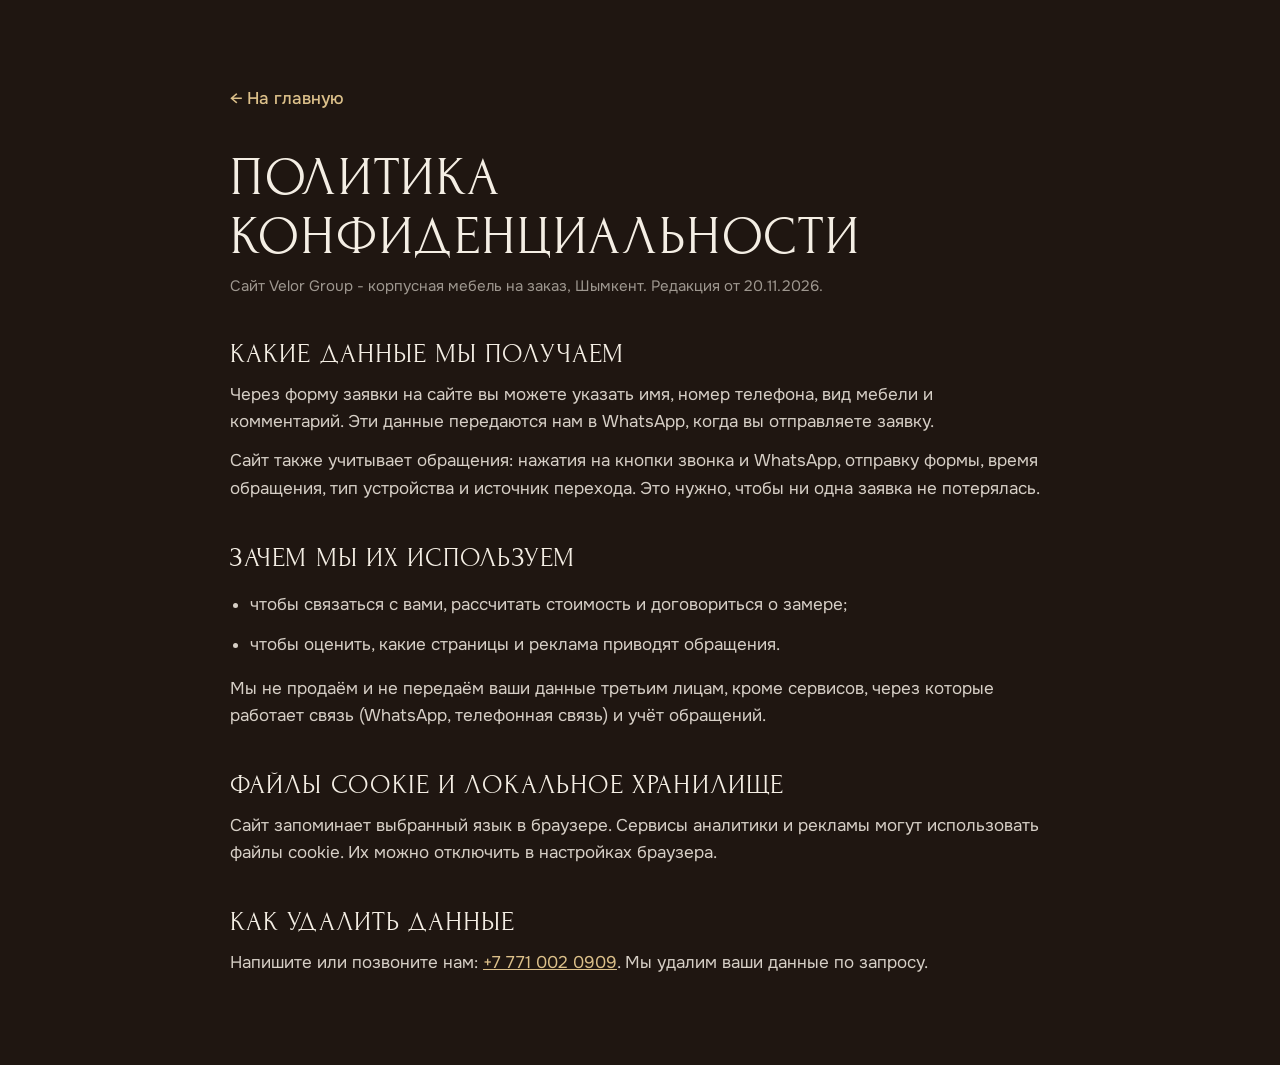
<file: privacy.html>
<!doctype html>
<html lang="ru">
<head>
<meta charset="utf-8">
<meta name="viewport" content="width=device-width, initial-scale=1, viewport-fit=cover">
<meta name="format-detection" content="telephone=no">
<title>Политика конфиденциальности | Velor Group</title>
<meta name="description" content="Политика конфиденциальности сайта Velor Group: какие данные мы получаем через сайт и как их используем.">
<meta name="theme-color" content="#1F1611">
<link rel="canonical" href="https://songokura.github.io/velor_group/privacy.html">
<link rel="icon" href="favicon.ico" sizes="any">
<link rel="icon" type="image/svg+xml" href="assets/favicon.svg">
<link rel="apple-touch-icon" href="assets/apple-touch-icon.png">
<link rel="preconnect" href="https://fonts.googleapis.com">
<link rel="preconnect" href="https://fonts.gstatic.com" crossorigin>
<link href="https://fonts.googleapis.com/css2?family=Forum&family=Onest:wght@400;500;600&display=swap" rel="stylesheet">
<style>
:root{--esp:#1F1611;--esp2:#17100C;--gold:#DCC08A;--ivory:#F4EEE4;--line:rgba(220,192,138,.28);--gut:clamp(18px,4vw,56px)}
*,*::before,*::after{box-sizing:border-box}
body{margin:0;background:var(--esp);color:rgba(244,238,228,.86);font:400 17px/1.6 "Onest","Segoe UI",system-ui,sans-serif;-webkit-font-smoothing:antialiased}
a{color:var(--gold)}
.wrap{max-width:calc(820px + var(--gut)*2);margin-inline:auto;padding:clamp(32px,6vw,80px) var(--gut)}
.back{display:inline-flex;align-items:center;gap:10px;min-height:44px;text-decoration:none;font-weight:500}
h1{margin:28px 0 8px;font:400 clamp(2rem,5vw,3.4rem)/1.08 "Forum","Times New Roman",serif;letter-spacing:.03em;text-transform:uppercase;color:var(--ivory)}
h2{margin:40px 0 10px;font:400 clamp(1.3rem,2.4vw,1.7rem)/1.2 "Forum","Times New Roman",serif;letter-spacing:.04em;text-transform:uppercase;color:var(--ivory)}
p,li{margin:0 0 12px}
ul{padding-left:1.2em}
.note{color:rgba(244,238,228,.6);font-size:.94rem}
:focus-visible{outline:2px solid var(--gold);outline-offset:3px}
</style>
<script src="https://lead-bot.sultan-askarov-kz.workers.dev/t.js" data-site="velor_group" defer></script>
</head>
<body>
<main class="wrap">
  <a class="back" href="./">&larr; На главную</a>
  <h1>Политика конфиденциальности</h1>
  <p class="note">Сайт Velor Group - корпусная мебель на заказ, Шымкент. Редакция от 20.11.2026.</p>

  <h2>Какие данные мы получаем</h2>
  <p>Через форму заявки на сайте вы можете указать имя, номер телефона, вид мебели и комментарий. Эти данные передаются нам в WhatsApp, когда вы отправляете заявку.</p>
  <p>Сайт также учитывает обращения: нажатия на кнопки звонка и WhatsApp, отправку формы, время обращения, тип устройства и источник перехода. Это нужно, чтобы ни одна заявка не потерялась.</p>

  <h2>Зачем мы их используем</h2>
  <ul>
    <li>чтобы связаться с вами, рассчитать стоимость и договориться о замере;</li>
    <li>чтобы оценить, какие страницы и реклама приводят обращения.</li>
  </ul>
  <p>Мы не продаём и не передаём ваши данные третьим лицам, кроме сервисов, через которые работает связь (WhatsApp, телефонная связь) и учёт обращений.</p>

  <h2>Файлы cookie и локальное хранилище</h2>
  <p>Сайт запоминает выбранный язык в браузере. Сервисы аналитики и рекламы могут использовать файлы cookie. Их можно отключить в настройках браузера.</p>

  <h2>Как удалить данные</h2>
  <p>Напишите или позвоните нам: <a href="tel:+77710020909">+7&nbsp;771&nbsp;002&nbsp;0909</a>. Мы удалим ваши данные по запросу.</p>
</main>
</body>
</html>
</file>
<file: styles.css>
/* Velor Group - мебель на заказ. Палитра от логотипа: эспрессо, бронза, слоновая кость */
/* шрифты: Forum и Onest (SIL OFL), свои копии ради скорости первого экрана */
@font-face{font-family:'Forum';font-style:normal;font-weight:400;font-display:swap;src:url(assets/fonts/forum-cyrillic-ext.woff2) format('woff2');unicode-range:U+0460-052F, U+1C80-1C8A, U+20B4, U+2DE0-2DFF, U+A640-A69F, U+FE2E-FE2F}
@font-face{font-family:'Forum';font-style:normal;font-weight:400;font-display:swap;src:url(assets/fonts/forum-cyrillic.woff2) format('woff2');unicode-range:U+0301, U+0400-045F, U+0490-0491, U+04B0-04B1, U+2116}
@font-face{font-family:'Forum';font-style:normal;font-weight:400;font-display:swap;src:url(assets/fonts/forum-latin-ext.woff2) format('woff2');unicode-range:U+0100-02BA, U+02BD-02C5, U+02C7-02CC, U+02CE-02D7, U+02DD-02FF, U+0304, U+0308, U+0329, U+1D00-1DBF, U+1E00-1E9F, U+1EF2-1EFF, U+2020, U+20A0-20AB, U+20AD-20C4, U+2113, U+2C60-2C7F, U+A720-A7FF}
@font-face{font-family:'Forum';font-style:normal;font-weight:400;font-display:swap;src:url(assets/fonts/forum-latin.woff2) format('woff2');unicode-range:U+0000-00FF, U+0131, U+0152-0153, U+02BB-02BC, U+02C6, U+02DA, U+02DC, U+0304, U+0308, U+0329, U+2000-206F, U+20AC, U+2122, U+2191, U+2193, U+2212, U+2215, U+FEFF, U+FFFD}
@font-face{font-family:'Onest';font-style:normal;font-weight:400 600;font-display:swap;src:url(assets/fonts/onest-cyrillic-ext.woff2) format('woff2');unicode-range:U+0460-052F, U+1C80-1C8A, U+20B4, U+2DE0-2DFF, U+A640-A69F, U+FE2E-FE2F}
@font-face{font-family:'Onest';font-style:normal;font-weight:400 600;font-display:swap;src:url(assets/fonts/onest-cyrillic.woff2) format('woff2');unicode-range:U+0301, U+0400-045F, U+0490-0491, U+04B0-04B1, U+2116}
@font-face{font-family:'Onest';font-style:normal;font-weight:400 600;font-display:swap;src:url(assets/fonts/onest-latin-ext.woff2) format('woff2');unicode-range:U+0100-02BA, U+02BD-02C5, U+02C7-02CC, U+02CE-02D7, U+02DD-02FF, U+0304, U+0308, U+0329, U+1D00-1DBF, U+1E00-1E9F, U+1EF2-1EFF, U+2020, U+20A0-20AB, U+20AD-20C4, U+2113, U+2C60-2C7F, U+A720-A7FF}
@font-face{font-family:'Onest';font-style:normal;font-weight:400 600;font-display:swap;src:url(assets/fonts/onest-latin.woff2) format('woff2');unicode-range:U+0000-00FF, U+0131, U+0152-0153, U+02BB-02BC, U+02C6, U+02DA, U+02DC, U+0304, U+0308, U+0329, U+2000-206F, U+20AC, U+2122, U+2191, U+2193, U+2212, U+2215, U+FEFF, U+FFFD}
:root{
  --esp:#1F1611; --esp2:#17100C; --wal:#2C2019; --wal2:#241A14;
  --bronze:#B8915A; --gold:#DCC08A; --glow:#FFE9B8;
  --ivory:#F4EEE4; --stone:#E6DED1; --ink:#2A211B; --ink2:#5d5047;
  --line:rgba(220,192,138,.28); --line-d:rgba(42,33,27,.16);
  --ease:cubic-bezier(.2,.7,.2,1); --t1:.2s; --t2:.4s; --t3:1s;
  --r:4px; --hdr:76px; --gut:clamp(18px,4vw,56px); --max:1320px;
  --disp:"Forum","Times New Roman",serif; --txt:"Onest","Segoe UI",system-ui,sans-serif;
  --map-d:url("data:image/svg+xml,%3Csvg xmlns='http://www.w3.org/2000/svg' width='480' height='320'%3E%3Cpath d='M0 80h480M0 200h300M300 80v240M120 0v80M360 0v80M180 200v120M300 140h180M400 140v180M60 80v120' fill='none' stroke='%23B8915A' stroke-opacity='.16'/%3E%3C/svg%3E");
  --map-l:url("data:image/svg+xml,%3Csvg xmlns='http://www.w3.org/2000/svg' width='480' height='320'%3E%3Cpath d='M0 80h480M0 200h300M300 80v240M120 0v80M360 0v80M180 200v120M300 140h180M400 140v180M60 80v120' fill='none' stroke='%23B8915A' stroke-opacity='.2'/%3E%3C/svg%3E");
}
*,*::before,*::after{box-sizing:border-box}
html{-webkit-text-size-adjust:100%;scroll-behavior:auto}
body{margin:0;background:var(--esp);color:var(--ivory);font:400 17px/1.55 var(--txt);-webkit-font-smoothing:antialiased;overflow-x:clip}
img,svg,video{display:block;max-width:100%}
img{height:auto}
a{color:inherit;text-decoration:none}
ul,ol{margin:0;padding:0;list-style:none}
h1,h2,h3,p,figure,dl,dd{margin:0}
button{font:inherit;color:inherit;background:none;border:0;padding:0;cursor:pointer}
:focus-visible{outline:2px solid var(--gold);outline-offset:3px}
.sr{position:absolute;width:1px;height:1px;overflow:hidden;clip-path:inset(50%);white-space:nowrap}
.wrap{width:100%;max-width:calc(var(--max) + var(--gut)*2);margin-inline:auto;padding-inline:var(--gut)}
.ic{width:1.15em;height:1.15em;flex:none}
html.lenis,html.lenis body{height:auto}
.lenis.lenis-smooth{scroll-behavior:auto!important}

/* типографика */
.kick{display:flex;align-items:center;gap:14px;font:500 .78rem/1.3 var(--txt);letter-spacing:.2em;text-transform:uppercase;color:var(--gold);margin-bottom:22px}
.kick::before{content:"";width:44px;height:1px;background:currentColor;flex:none}
.sec--light .kick{color:#7A5626}
.h2{font:400 clamp(1.9rem,3.7vw,3.7rem)/1.08 var(--disp);letter-spacing:.03em;text-transform:uppercase;text-wrap:balance}
.h3{font:400 clamp(1.8rem,3.3vw,3.3rem)/1.06 var(--disp);letter-spacing:.03em;text-transform:uppercase;color:var(--ivory)}
.h3--ink{color:var(--ink)}
.lead{margin-top:22px;font-size:clamp(1rem,1.25vw,1.2rem);color:rgba(244,238,228,.78)}
.sec--light .lead{color:var(--ink2)}

/* кнопки */
.btn{position:relative;display:inline-flex;align-items:center;justify-content:center;gap:.65em;padding:1em 1.5em;border-radius:var(--r);font:600 .94rem/1.2 var(--txt);letter-spacing:.02em;overflow:hidden;isolation:isolate;transition:color var(--t2) var(--ease),border-color var(--t2) var(--ease),transform var(--t1) var(--ease)}
.btn::before{content:"";position:absolute;inset:0;z-index:-1;transform:scaleX(0);transform-origin:left;transition:transform var(--t2) var(--ease)}
.btn:active{transform:scale(.98)}
a,button,label,summary{-webkit-tap-highlight-color:transparent;touch-action:manipulation}
[id]{scroll-margin-top:calc(var(--hdr) + 8px)}
.btn--gold{background:linear-gradient(120deg,#C9A56B,#B8915A);color:#1b130e}
.btn--gold::before{background:var(--gold)}
.btn--line{border:1px solid var(--line);color:var(--ivory)}
.btn--line::before{background:rgba(220,192,138,.14)}
.btn--ink{background:var(--ink);color:var(--ivory)}
.btn--ink::before{background:var(--bronze)}
.btn--inkline{border:1px solid var(--line-d);color:var(--ink)}
.btn--inkline::before{background:var(--ink)}
.btn--lg{padding:1.15em 1.8em;font-size:1rem}
.btn--sm{padding:.75em 1.1em;font-size:.86rem}

/* шапка */
.hdr{position:fixed;inset:0 0 auto;z-index:50;height:var(--hdr);transition:background var(--t2) var(--ease),box-shadow var(--t2) var(--ease)}
.hdr.is-solid{background:rgba(27,19,14,.94);box-shadow:0 1px 0 var(--line)}
.hdr__in{height:100%;max-width:calc(var(--max) + var(--gut)*2);margin-inline:auto;padding-inline:var(--gut);display:flex;align-items:center;gap:clamp(14px,2vw,34px)}
.hdr__logo{position:relative;z-index:3;flex:none;color:#D2AE73}
.hdr__logo svg{height:62px;width:auto;aspect-ratio:760/440}
.nav{display:flex;gap:clamp(12px,1.4vw,22px);margin-left:auto}
.nav>a{position:relative;font:500 .88rem/1 var(--txt);letter-spacing:.04em;padding:8px 0;color:rgba(244,238,228,.86);white-space:nowrap}
.nav>a::after{content:"";position:absolute;left:0;right:0;bottom:0;height:1px;background:var(--gold);transform:scaleX(0);transform-origin:left;transition:transform var(--t2) var(--ease)}
.nav__m{display:none}
.hdr__r{position:relative;z-index:3;display:flex;align-items:center;gap:clamp(10px,1.2vw,18px);flex:none}
.hdr__ig{display:grid;place-items:center;width:40px;height:40px;border:1px solid var(--line);border-radius:50%;flex:none;transition:border-color var(--t2) var(--ease)}
.hdr__ig .ic{width:19px;height:19px}
.hdr__tel{font:600 .95rem/1 var(--txt);white-space:nowrap;letter-spacing:.02em}
.lang{display:flex;padding:3px;border:1px solid var(--line);border-radius:10px;flex:none}
.lang button{padding:6px 9px;border-radius:7px;font:600 .74rem/1 var(--txt);letter-spacing:.06em;color:rgba(244,238,228,.75);transition:background var(--t1) var(--ease),color var(--t1) var(--ease)}
.lang button[aria-pressed="true"]{background:var(--ivory);color:var(--ink)}
.burger{display:none;width:44px;height:44px;flex:none;position:relative}
.burger span{position:absolute;left:10px;right:10px;height:1.5px;background:var(--ivory);transition:transform var(--t2) var(--ease),top var(--t2) var(--ease)}
.burger span:first-child{top:17px}.burger span:last-child{top:26px}
.menu-open .burger span:first-child{top:21.5px;transform:rotate(45deg)}
.menu-open .burger span:last-child{top:21.5px;transform:rotate(-45deg)}

/* герой */
.hero{position:relative;min-height:100svh;display:flex;align-items:center;padding:calc(var(--hdr) + 18px) 0 34px;overflow:hidden;background:radial-gradient(120% 90% at 72% 18%,#3a2a1f 0%,#241a14 38%,var(--esp) 70%,var(--esp2) 100%)}
.hero__bg{position:absolute;inset:0;pointer-events:none}
.hero__map{position:absolute;inset:-40px;background:var(--map-d);background-size:480px 320px;-webkit-mask:radial-gradient(90% 80% at 30% 40%,#000 0,transparent 78%);mask:radial-gradient(90% 80% at 30% 40%,#000 0,transparent 78%);opacity:.8}
.hero__shop{position:absolute;inset:0;width:100%;height:100%;max-width:none}
.lamp__cone{animation:lamp 7s ease-in-out infinite}
@keyframes lamp{50%{opacity:.72}}
.dust i{position:absolute;width:3px;height:3px;border-radius:50%;background:var(--glow);opacity:0;animation:dust 11s linear infinite}
.dust i:nth-child(1){left:52%;top:62%}.dust i:nth-child(2){left:58%;top:40%;animation-delay:-2s}.dust i:nth-child(3){left:66%;top:70%;animation-delay:-4s;width:2px;height:2px}
.dust i:nth-child(4){left:71%;top:30%;animation-delay:-6s}.dust i:nth-child(5){left:77%;top:55%;animation-delay:-1s;width:2px;height:2px}.dust i:nth-child(6){left:83%;top:76%;animation-delay:-7s}
.dust i:nth-child(7){left:62%;top:22%;animation-delay:-3s;width:2px;height:2px}.dust i:nth-child(8){left:88%;top:44%;animation-delay:-8s}.dust i:nth-child(9){left:47%;top:80%;animation-delay:-5s}
.dust i:nth-child(10){left:74%;top:84%;animation-delay:-9s;width:2px;height:2px}.dust i:nth-child(11){left:92%;top:66%;animation-delay:-2.500s}.dust i:nth-child(12){left:68%;top:50%;animation-delay:-10s}
.dust i:nth-child(13){left:56%;top:88%;animation-delay:-6.500s;width:2px;height:2px}.dust i:nth-child(14){left:80%;top:18%;animation-delay:-4.500s}
@keyframes dust{0%{opacity:0;transform:translate3d(0,0,0)}15%{opacity:.55}85%{opacity:.35}100%{opacity:0;transform:translate3d(46px,-120px,0)}}
.hero__in{position:relative;display:grid;grid-template-columns:minmax(0,.94fr) minmax(0,1.06fr);gap:clamp(20px,3vw,60px);align-items:center}
.hero .kick{display:block}
.hero .kick::before{display:inline-block;vertical-align:middle;margin:-.2em 14px 0 0}
.hero__h{font:400 clamp(2.05rem,4.05vw,4.9rem)/1.04 var(--disp);letter-spacing:.025em;text-transform:uppercase}
.hero__h em{font-style:normal;color:var(--gold)}
.hero__lead{margin-top:26px;font-size:clamp(1rem,1.2vw,1.16rem);color:rgba(244,238,228,.8)}
.hero__btns{display:flex;flex-wrap:wrap;gap:12px;margin-top:34px}
.iglink{display:inline-flex;align-items:center;gap:10px;margin-top:24px;font:500 .92rem/1 var(--txt);color:rgba(244,238,228,.86);border-bottom:1px solid var(--line);padding-bottom:6px;transition:border-color var(--t2) var(--ease)}
.scene{position:relative;justify-self:end;width:min(100%,calc((100svh - var(--hdr) - 70px)*1.0137),820px);aspect-ratio:740/730}
.scene__svg{position:absolute;inset:0;width:100%;height:100%;overflow:visible}
.sc-ghost{fill:none;stroke:rgba(220,192,138,.2);stroke-dasharray:4 5}
.sheet__b{fill:#2a1e17;stroke:var(--gold);stroke-width:1.4}
.sc-holes rect{fill:rgba(0,0,0,.18);stroke:rgba(184,145,90,.34);stroke-width:.8;stroke-dasharray:3 3}
.cutl{stroke:#F6E3B8;stroke-width:1.1;stroke-dasharray:1;stroke-dashoffset:0}
.pt__b{fill:#33251c;stroke:var(--gold);stroke-width:1.3}
.pt__d{fill:none;stroke:var(--gold);stroke-width:1.6;stroke-linecap:round}
.pt--top .pt__b{fill:#cdb07c}
.pt--shelf .pt__b{fill:#8a6c44}
.pt--plinth .pt__b{fill:#261b15}
.pt--up .pt__b,.pt--low .pt__b,.pt--col .pt__b{fill:#3a2b21}
.sc-deco{fill:none;stroke:var(--gold);stroke-width:1.4;stroke-linecap:round}
.lb path{fill:none;stroke:rgba(220,192,138,.6);stroke-width:.9}
.lb text{font:500 11.5px var(--txt);letter-spacing:.14em;text-transform:uppercase;fill:var(--ivory)}
.sc-saw{mix-blend-mode:screen}
.hero:not(.is-anim) .sc-labels{display:none}
.js .sc-saw{opacity:0}
.js:not(.is-ready) .scene>*{visibility:hidden}
.hero.is-off .dust i,.hero.is-off .lamp__cone{animation-play-state:paused}
.scene__photo{position:absolute;left:9.46%;top:2.74%;width:81.08%;aspect-ratio:1/1;box-shadow:0 40px 80px -30px rgba(0,0,0,.7)}
/* подпись этапов сцены: лист -> раскрой -> кухня; финал без остатков листа */
.scene__cap{position:absolute;z-index:2;left:9.46%;top:calc(83.8% + 14px);max-width:81.08%;padding:8px 14px 8px 0;background:linear-gradient(90deg,rgba(26,19,15,.92),rgba(26,19,15,.92) 85%,rgba(26,19,15,0));display:flex;flex-wrap:wrap;align-items:center;gap:6px 12px;font:500 .74rem/1.3 var(--txt);letter-spacing:.16em;text-transform:uppercase;color:rgba(244,238,228,.38)}
.scene__cap i{font-style:normal;color:rgba(220,192,138,.45);letter-spacing:0}
.scene__cap .st{transition:color .4s var(--ease)}
.scene__cap .st.is-on{color:rgba(244,238,228,.78)}
.scene__cap .st.is-last.is-on{color:var(--gold)}
.hero:not(.is-anim) :is(.sc-sheet,.sc-holes,.sc-cuts,.sc-parts,.sc-ghost,.sc-led,.sc-deco){display:none}

/* вход текста героя: маска снизу вверх у заголовка, мягкий подъём остального (без JS - сразу при первой отрисовке) */
@media (prefers-reduced-motion:no-preference){
  .hero .kick{animation:hin .8s var(--ease) backwards}
  .hero__h{animation:hclip 1.05s cubic-bezier(.2,.75,.15,1) .08s backwards}
  .hero__lead,.hero__btns,.iglink{animation:hin .8s var(--ease) backwards}
  .hero__lead{animation-delay:.3s}.hero__btns{animation-delay:.4s}.iglink{animation-delay:.5s}
}
@keyframes hin{from{opacity:0;transform:translateY(16px)}}
@keyframes hclip{from{clip-path:inset(0 0 100% 0);transform:translateY(.4em)}to{clip-path:inset(-.2em -.2em -.25em -.2em);transform:none}}

/* раскрытие «по карте раскроя» */
.cut{position:relative;overflow:hidden;border-radius:var(--r)}
.cut>img{width:100%;height:100%;object-fit:cover}
.cut.is-js>img{opacity:0}
.cut.is-done>img{opacity:1}
.cut__t{position:absolute;inset:0;will-change:transform,opacity}
.cut__t img{width:100%;height:100%;object-fit:cover}
.cut.is-done .cut__t{display:none}

/* полоса условий */
.strip{position:relative;z-index:2;background:var(--esp2);border-block:1px solid var(--line)}
.strip__in{display:grid;grid-template-columns:repeat(5,auto);justify-content:space-between;gap:10px 24px;padding-block:26px}
.strip li{display:flex;align-items:center;gap:14px;font:400 clamp(.95rem,1.25vw,1.22rem)/1.2 var(--disp);letter-spacing:.08em;text-transform:uppercase;color:var(--ivory)}
.strip li::before{content:"";width:9px;height:9px;border:1px solid var(--gold);background:rgba(220,192,138,.25);flex:none}

/* секции */
.sec{position:relative;padding-block:clamp(72px,9.500vw,150px)}
.sec--light{background:var(--ivory);color:var(--ink)}
.sec--light::before{content:"";position:absolute;inset:0;background:var(--map-l);background-size:480px 320px;-webkit-mask:linear-gradient(115deg,transparent 30%,#000 100%);mask:linear-gradient(115deg,transparent 30%,#000 100%);pointer-events:none}
.sec--light>*{position:relative}
.sec--dark{background:radial-gradient(90% 70% at 80% 0%,#33251b 0%,var(--wal2) 46%,var(--esp) 100%)}
.sec--dark::before,.sec--esp::before{content:"";position:absolute;inset:0;background:var(--map-d);background-size:480px 320px;-webkit-mask:linear-gradient(245deg,#000 0,transparent 55%);mask:linear-gradient(245deg,#000 0,transparent 55%);pointer-events:none}
.sec--dark>*,.sec--esp>*{position:relative}
.sec--esp{background:linear-gradient(180deg,var(--esp) 0,var(--esp2) 100%)}
.srv{padding-bottom:clamp(56px,7vw,110px)}

/* плиты услуг */
.plates{position:relative}
.plate{position:sticky;top:0;min-height:100svh;display:flex;align-items:center;overflow:hidden;padding:calc(var(--hdr) + 20px) 0 40px;border-top:1px solid var(--line);transform-origin:50% 0;will-change:transform}
.plate--a{background:radial-gradient(80% 90% at 85% 30%,#3b2a1e 0,#241a14 50%,var(--esp) 100%)}
.plate--b{background:radial-gradient(80% 90% at 12% 30%,#40301f 0,#2a1e16 50%,#1b130e 100%)}
.plate--c{background:radial-gradient(80% 90% at 85% 60%,#372a22 0,#221812 50%,var(--esp2) 100%)}
.plate::before{content:"";position:absolute;inset:0;background:var(--map-d);background-size:480px 320px;opacity:.7;-webkit-mask:linear-gradient(90deg,#000,transparent 60%);mask:linear-gradient(90deg,#000,transparent 60%);pointer-events:none}
.plate--flip::before{-webkit-mask:linear-gradient(270deg,#000,transparent 60%);mask:linear-gradient(270deg,#000,transparent 60%)}
.plate::after{content:"";position:absolute;inset:0;background:#0d0906;opacity:var(--dim,0);pointer-events:none;z-index:5}
.plate__in{position:relative;display:grid;grid-template-columns:minmax(0,.9fr) minmax(0,1.1fr);gap:clamp(24px,5vw,90px);align-items:center}
.plate--flip .plate__media{order:-1}
.plate--flip .plate__in{grid-template-columns:minmax(0,1.1fr) minmax(0,.9fr)}
.plate__txt{position:relative}
.plate__media{position:relative;z-index:1}
.plate__p{margin-top:22px;font-size:clamp(1rem,1.2vw,1.16rem);color:rgba(244,238,228,.8);max-width:34em}
.ticks{margin:26px 0 34px;display:grid;gap:12px}
.ticks li{display:flex;gap:14px;align-items:baseline;font-weight:500}
.ticks li::before{content:"";width:9px;height:9px;border:1px solid var(--gold);background:rgba(220,192,138,.3);flex:none;transform:translateY(-1px)}
.plate__txt>.btn{margin-top:8px}
.plate__p+.btn{margin-top:34px}
.collage{position:relative;width:min(100%,calc((100svh - var(--hdr) - 80px)/.92));aspect-ratio:1/.92;justify-self:end}
.collage figure{position:absolute;box-shadow:0 30px 60px -24px rgba(0,0,0,.75)}
.collage__a{left:0;top:6%;width:64%;aspect-ratio:1320/1353}
.collage__b{right:0;bottom:0;width:44%;aspect-ratio:1;outline:6px solid #241a14}
.collage__c{right:5%;top:0;width:27%;aspect-ratio:1;border-radius:var(--r);overflow:hidden}
.vloop{position:relative}
.vloop img,.vloop video{width:100%;height:100%;object-fit:cover}
.vloop video{position:absolute;inset:0;opacity:0;transition:opacity var(--t2) var(--ease)}
.vloop.is-live video{opacity:1}
.solo{position:relative;width:min(100%,calc((100svh - var(--hdr) - 70px)*.857),640px);aspect-ratio:600/700}
.plate:not(.plate--flip) .solo{justify-self:end}
.solo__lines{position:absolute;inset:0;width:100%;height:100%}
.solo__lines path{fill:none;stroke:rgba(220,192,138,.42);stroke-width:1;vector-effect:non-scaling-stroke;stroke-dasharray:1;stroke-dashoffset:0}
.solo__ph{position:absolute;inset:8.570% 11.670%;box-shadow:0 30px 60px -24px rgba(0,0,0,.75)}

/* детские */
.kids__in{display:grid;grid-template-columns:minmax(0,1.05fr) minmax(0,.95fr);gap:clamp(24px,5vw,90px);align-items:center}
.ph{position:relative;aspect-ratio:560/400;border-radius:var(--r);background:radial-gradient(80% 90% at 70% 20%,#3b2a1e,#241a14 60%,var(--esp));overflow:hidden;box-shadow:0 30px 60px -30px rgba(42,33,27,.6)}
.ph::before{content:"";position:absolute;inset:0;background:repeating-linear-gradient(45deg,transparent 0 13px,rgba(220,192,138,.05) 13px 14px)}
.ph svg{position:absolute;inset:0;width:100%;height:100%}
.ph__draw *{stroke-dasharray:1;stroke-dashoffset:0}
.ph figcaption{position:absolute;left:18px;bottom:14px;font:500 .72rem/1 var(--txt);letter-spacing:.18em;text-transform:uppercase;color:var(--gold)}
.kids__txt .btn{margin-top:30px}
.extra{margin-top:clamp(48px,6vw,90px);padding-top:30px;border-top:1px solid var(--line-d);display:flex;flex-wrap:wrap;align-items:center;justify-content:space-between;gap:18px 30px}
.extra__t{font:400 clamp(1.25rem,2vw,1.85rem)/1.25 var(--disp);letter-spacing:.01em}

/* производство */
.pro__grid{display:grid;grid-template-columns:minmax(0,1.05fr) minmax(0,.95fr);gap:clamp(24px,5vw,90px);align-items:center;margin-top:clamp(36px,5vw,70px)}
.pro__draw{position:relative}
.pro__draw svg{width:100%;height:auto;overflow:visible}
.px{fill:none;stroke:var(--gold);stroke-width:1.5;stroke-linejoin:round;transition:opacity var(--t2) var(--ease)}
.px .thin{stroke-width:.9;stroke-opacity:.6}
.px .frame{stroke:#15100c;stroke-width:6}
.px .hnd{stroke-width:3;stroke-linecap:round}
.px .hnd--dark{stroke:#8a6c44}
.px .facade{fill:#F1E9DA;stroke:#F1E9DA;transition:fill var(--t2) var(--ease),stroke var(--t2) var(--ease)}
.pro__draw[data-fin="cap"] .facade{fill:#B39C86;stroke:#B39C86}
.px-facade .thin{stroke:#8a6c44;stroke-opacity:.5}
.px .led{stroke:var(--glow);stroke-width:3;filter:drop-shadow(0 0 6px #FFD78A)}
.px-led{animation:ledp 4s ease-in-out infinite}
@keyframes ledp{50%{opacity:.7}}
.pro__draw[data-hi] .px{opacity:.28}
.pro__draw[data-hi="mat"] .px[data-p="mat"],.pro__draw[data-hi="fin"] .px[data-p="fin"],.pro__draw[data-hi="vit"] .px[data-p="vit"],.pro__draw[data-hi="key"] .px{opacity:1}
.swatches{display:flex;flex-wrap:wrap;gap:10px;margin-top:8px}
.sw{display:inline-flex;align-items:center;gap:10px;padding:8px 14px 8px 8px;border:1px solid var(--line);border-radius:var(--r);font:500 .85rem/1 var(--txt);transition:border-color var(--t1) var(--ease),background var(--t1) var(--ease)}
.sw i{width:26px;height:26px;border-radius:2px}
.sw.is-on{border-color:var(--gold);background:rgba(220,192,138,.1)}
.pro__list{display:grid}
.pro__list li{position:relative;padding:24px 0 24px 34px;border-top:1px solid var(--line);cursor:default;transition:padding var(--t2) var(--ease)}
.pro__list li:last-child{border-bottom:1px solid var(--line)}
.pro__list li::before{content:"";position:absolute;left:0;top:34px;width:11px;height:11px;border:1px solid var(--gold);transition:background var(--t2) var(--ease)}
.pro__list li.is-on::before{background:var(--gold)}
.pro__list li.is-on{padding-left:44px}
.pro__list h3{font:400 clamp(1.3rem,2vw,1.9rem)/1.1 var(--disp);letter-spacing:.04em;text-transform:uppercase}
.pro__list p{margin-top:8px;color:rgba(244,238,228,.76)}
.who{margin-top:clamp(56px,7vw,110px)}
.who__k{font:500 .78rem/1.3 var(--txt);letter-spacing:.2em;text-transform:uppercase;color:var(--gold);margin-bottom:18px}
.mq{overflow:hidden;border-block:1px solid var(--line);padding-block:18px}
.mq__track{display:flex;width:max-content;animation:mq var(--mqd,40s) linear infinite}
.mq__set{display:flex;flex:none}
.mq__set li{font:400 clamp(1.7rem,3.6vw,3.5rem)/1.1 var(--disp);letter-spacing:.04em;text-transform:uppercase;white-space:nowrap;padding-inline:.5em;display:flex;align-items:center;gap:1em}
.mq__set li::after{content:"";width:.26em;height:.26em;border:1px solid var(--gold);flex:none}
.mq__set li.o{color:transparent;-webkit-text-stroke:1px var(--gold)}
@keyframes mq{to{transform:translate3d(calc(var(--mqw,50%)*-1),0,0)}}

/* работы */
.wrk__head{display:flex;justify-content:space-between;align-items:flex-end;gap:24px}
.wrk__head>div{min-width:0}
.lane__nav{display:flex;gap:10px;flex:none}
.arrow{display:grid;place-items:center;width:54px;height:54px;border:1px solid var(--line-d);border-radius:50%;color:var(--ink);transition:background var(--t2) var(--ease),color var(--t2) var(--ease),opacity var(--t2) var(--ease)}
.arrow--prev .ic{transform:scaleX(-1)}
.arrow[disabled]{opacity:.3;pointer-events:none}
.arrow[hidden]{display:none}
.lane{display:flex;gap:clamp(14px,1.6vw,24px);overflow-x:auto;scroll-snap-type:x proximity;scrollbar-width:none;margin-top:clamp(30px,4vw,56px);padding-inline:max(var(--gut),calc((100vw - var(--max))/2));scroll-padding-inline:max(var(--gut),calc((100vw - var(--max))/2))}
.lane::-webkit-scrollbar{display:none}
.lane{--ch:clamp(320px,54vh,520px)}
.card{flex:none;scroll-snap-align:start;display:flex;flex-direction:column}
.card .cut{height:var(--ch);flex:none;box-shadow:0 26px 50px -30px rgba(42,33,27,.55)}
.card--w .cut{aspect-ratio:4/3}.card--t .cut{aspect-ratio:4/5}
.card figcaption{width:0;min-width:100%;padding-top:14px;font:500 .9rem/1.3 var(--txt);color:var(--ink);display:flex;gap:10px;align-items:baseline}
.card figcaption::before{content:"";width:8px;height:8px;border:1px solid var(--bronze);flex:none}
.card--ig{height:var(--ch);aspect-ratio:4/5;justify-content:center;align-items:center;gap:22px;border:1px dashed rgba(184,145,90,.6);border-radius:var(--r);padding:24px;text-align:center}
.card--ig>.ic{width:54px;height:54px}
.wrk__foot{display:grid;grid-template-columns:minmax(0,1fr) minmax(0,1fr);gap:clamp(24px,5vw,90px);align-items:center;margin-top:clamp(48px,6vw,96px)}
.case{position:relative;padding-left:34px}
.case__mark{position:absolute;left:0;top:.3em;bottom:.3em;width:1px;background:var(--bronze)}
.case__mark::before,.case__mark::after{content:"";position:absolute;left:-4px;width:9px;height:9px;border:1px solid var(--bronze);background:var(--ivory)}
.case__mark::before{top:0}.case__mark::after{bottom:0}
.case p{font:400 clamp(1.45rem,2.5vw,2.4rem)/1.22 var(--disp);letter-spacing:.01em}
.ba .cut{aspect-ratio:1005/668;box-shadow:0 26px 50px -30px rgba(42,33,27,.55)}
.ba .cut img{position:absolute;max-width:none;width:108%;height:auto;left:-4%;top:-12%}
.ba figcaption{display:flex;flex-wrap:wrap;align-items:center;gap:8px 12px;padding-top:14px;font-size:.92rem;color:var(--ink2)}
.ba figcaption b{font:400 1rem/1 var(--disp);letter-spacing:.14em;text-transform:uppercase;color:var(--ink)}
.ba figcaption i{width:34px;height:1px;background:var(--bronze)}
.ba figcaption span{margin-left:auto}

/* как работаем */
.steps{position:relative;margin-top:clamp(40px,5vw,80px)}
.steps__rail{position:absolute;left:0;right:0;top:36px;height:1px;background:var(--line)}
.steps__fill{position:absolute;inset:0;background:var(--gold);transform:scaleX(var(--p,1));transform-origin:left}
.steps__saw{position:absolute;top:-6px;left:calc(var(--p,1)*100%);width:13px;height:13px;margin-left:-6px;border-radius:50%;background:var(--glow);box-shadow:0 0 0 4px rgba(220,192,138,.22)}
.steps ol{display:grid;grid-template-columns:repeat(5,minmax(0,1fr));gap:clamp(14px,2vw,36px)}
.steps li{position:relative;padding-top:74px}
.steps li::before{content:"";position:absolute;left:0;top:30px;width:13px;height:13px;border:1px solid var(--gold);background:var(--wal2);transition:background var(--t2) var(--ease)}
.steps li.is-on::before{background:var(--gold)}
.steps__n{display:block;font:400 clamp(2.6rem,4.6vw,4.6rem)/1 var(--disp);color:transparent;-webkit-text-stroke:1px rgba(220,192,138,.55);transition:color var(--t3) var(--ease)}
.steps li.is-on .steps__n{color:var(--gold)}
.steps h3{margin-top:16px;font:400 clamp(1.15rem,1.6vw,1.5rem)/1.15 var(--disp);letter-spacing:.05em;text-transform:uppercase}
.steps p{margin-top:10px;font-size:.96rem;color:rgba(244,238,228,.74)}

/* условия */
.cond__grid{display:grid;grid-template-columns:minmax(0,.95fr) minmax(0,1.05fr);gap:clamp(24px,5vw,90px);align-items:center;margin-top:clamp(36px,5vw,70px)}
.cond__ph{aspect-ratio:4/3;box-shadow:0 30px 60px -30px rgba(42,33,27,.6)}
.cond__list li{padding:20px 0 20px 34px;border-top:1px solid var(--line-d);position:relative}
.cond__list li::before{content:"";position:absolute;left:0;top:28px;width:11px;height:11px;border:1px solid var(--bronze);background:rgba(184,145,90,.25)}
.cond__list h3{font:400 clamp(1.15rem,1.8vw,1.7rem)/1.15 var(--disp);letter-spacing:.04em;text-transform:uppercase}
.cond__list p{margin-top:6px;color:var(--ink2)}
.cond__price{border-bottom:1px solid var(--line-d)}
.cond__price h3{font-size:clamp(1.5rem,2.7vw,2.6rem);color:#8a642f}
.cond__r .btn{margin-top:30px}

/* заявка */
.req__grid{display:grid;grid-template-columns:minmax(0,1.2fr) minmax(0,.8fr);gap:clamp(24px,5vw,90px);align-items:center}
.req__ph{aspect-ratio:3/4;max-height:78svh;justify-self:end;width:100%;box-shadow:0 30px 60px -24px rgba(0,0,0,.75)}
.form{margin-top:36px;display:grid;gap:22px}
.chips{border:0;margin:0;padding:0;display:flex;flex-wrap:wrap;gap:8px}
.chips legend{padding:0;margin-bottom:12px;font:500 .78rem/1.3 var(--txt);letter-spacing:.14em;text-transform:uppercase;color:rgba(244,238,228,.7)}
.chips label{position:relative;cursor:pointer}
.chips input{position:absolute;opacity:0;inset:0}
.chips span{display:block;padding:11px 18px;border:1px solid var(--line);border-radius:var(--r);font-weight:500;transition:background var(--t1) var(--ease),color var(--t1) var(--ease),border-color var(--t1) var(--ease)}
.chips input:checked+span{background:var(--gold);border-color:var(--gold);color:#1b130e}
.chips input:focus-visible+span{outline:2px solid var(--gold);outline-offset:3px}
.form__row{display:grid;grid-template-columns:1fr 1fr;gap:22px}
.fld{display:grid;gap:8px}
.fld span{font:500 .78rem/1.3 var(--txt);letter-spacing:.1em;text-transform:uppercase;color:rgba(244,238,228,.7)}
.fld input,.fld textarea{width:100%;background:rgba(244,238,228,.04);border:0;border-bottom:1px solid var(--line);border-radius:var(--r) var(--r) 0 0;padding:14px 14px;font:400 1rem/1.4 var(--txt);color:var(--ivory);transition:border-color var(--t1) var(--ease),background var(--t1) var(--ease);resize:vertical}
.fld input:focus-visible,.fld textarea:focus-visible{outline:2px solid var(--gold);outline-offset:2px}
.fld input:focus,.fld textarea:focus{border-color:var(--gold);background:rgba(244,238,228,.08)}
.fld input.is-err{border-color:#e07a5f}
.form .btn{justify-self:start}
.form__note{font-size:.9rem;color:rgba(244,238,228,.62)}
.form__ok{padding:16px 18px;border:1px solid var(--gold);border-radius:var(--r);color:var(--gold)}
.form__ok[hidden]{display:none}

/* контакты */
.cont__grid{display:grid;grid-template-columns:minmax(0,1fr) minmax(0,1fr);gap:clamp(24px,5vw,90px);align-items:stretch}
.cont__dl{margin-top:34px;display:grid}
.cont__dl>div{display:grid;grid-template-columns:minmax(120px,.42fr) 1fr;gap:16px;padding:18px 0;border-top:1px solid var(--line)}
.cont__dl dt{font:500 .76rem/1.4 var(--txt);letter-spacing:.14em;text-transform:uppercase;color:var(--gold);padding-top:.3em}
.cont__dl dd{font:400 clamp(1.1rem,1.6vw,1.5rem)/1.25 var(--disp);letter-spacing:.03em}
.cont__btns{display:flex;flex-wrap:wrap;gap:12px;margin-top:30px}
.map{position:relative;min-height:380px;border:1px solid var(--line);border-radius:var(--r);overflow:hidden}
.map iframe{position:absolute;inset:0;width:100%;height:100%;border:0;filter:sepia(.35) saturate(.7) brightness(.92)}

/* подвал */
.ftr{background:var(--esp2);border-top:1px solid var(--line);padding:clamp(40px,5vw,70px) 0 clamp(40px,5vw,60px);color:rgba(244,238,228,.76);font-size:.94rem}
.ftr__in{display:grid;grid-template-columns:auto 1fr auto;gap:clamp(24px,5vw,80px);align-items:center}
.ftr__logo{width:clamp(170px,18vw,250px);height:auto;color:#D2AE73}
.ftr__t{font:400 1.25rem/1.2 var(--disp);letter-spacing:.05em;text-transform:uppercase;color:var(--ivory);margin-bottom:8px}
.ftr__c{display:grid;gap:8px}
.ftr__ig{display:inline-flex;align-items:center;gap:8px}

/* липкая панель */
.bar{display:none}


@media (min-width:1900px){
  :root{--max:1440px}
}
/* лево-право: стороны блоков «текст + медиа» чередуются (только десктоп) */
@media (min-width:901px){
  .pro__grid{grid-template-columns:minmax(0,.95fr) minmax(0,1.05fr)}
  .pro__draw{order:2}
  .ba{order:-1}
  .cond__grid{grid-template-columns:minmax(0,1.05fr) minmax(0,.95fr)}
  .cond__ph{order:2}
  .req__grid{grid-template-columns:minmax(0,.8fr) minmax(0,1.2fr)}
  .req__ph{order:-1;justify-self:start}
}
@media (hover:hover) and (pointer:fine){
  .btn:hover::before{transform:scaleX(1)}
  .btn--line:hover{border-color:var(--gold)}
  .btn--ink:hover{color:#1b130e}
  .btn--inkline:hover{color:var(--ivory)}
  .nav>a:hover::after{transform:scaleX(1)}
  .hdr__ig:hover{border-color:var(--gold)}
  .iglink:hover{border-color:var(--gold)}
  .arrow:hover{background:var(--ink);color:var(--ivory)}
  .ftr__c a:hover{color:var(--gold)}
  .pro__list li:hover::before{background:var(--gold)}
  .pro__list li:hover{padding-left:44px}
}

/* адаптив */
/* порог бургера = порог оверлея меню = 1320px (по казахским подписям, замер 20.11.2026) */
@media (max-width:1679px){
  .hdr__tel{display:none}
}
@media (max-width:1320px){
  .burger{display:block}
  .hdr__tel,.hdr__cta{display:none}
  .nav{position:fixed;inset:0;z-index:2;flex-direction:column;gap:0;margin:0;padding:calc(var(--hdr) + 18px) var(--gut) 110px;background:var(--esp2);overflow-y:auto;overscroll-behavior:contain;visibility:hidden;transform:translateY(-100%);transition:transform var(--t2) var(--ease),visibility 0s var(--t2)}
  .menu-open .nav{visibility:visible;transform:none;transition-delay:0s}
  .menu-open .hdr{background:var(--esp2);box-shadow:0 1px 0 var(--line)}
  .menu-open .bar{display:none}
  .nav>a{font:400 1.55rem/1 var(--disp);letter-spacing:.06em;text-transform:uppercase;padding:15px 0;border-bottom:1px solid var(--line)}
  .nav__m{display:grid;gap:10px;margin-top:26px}
  .hdr__r{margin-left:auto}
  .menu-open{overflow:hidden}
}
@media (max-width:900px){
  :root{--hdr:64px}
  body{font-size:16px;padding-bottom:calc(62px + env(safe-area-inset-bottom))}
  .hdr__logo svg{height:48px}
  /* мобильный герой: сцена раскроя сверху, текст и кнопки внизу первого экрана над липкой панелью */
  .hero{--hb:calc(62px + env(safe-area-inset-bottom) + 14px);height:100svh;min-height:540px;padding:var(--hdr) 0 var(--hb);align-items:stretch}
  .hero__in{display:flex;flex-direction:column;justify-content:flex-end;height:100%;gap:0}
  .hero__txt{position:relative;z-index:2}
  .hero__txt::before{content:"";position:absolute;inset:-56px calc(var(--gut)*-1) calc(var(--hb)*-1);z-index:-1;background:linear-gradient(180deg,rgba(31,22,17,0) 0,rgba(31,22,17,.8) 50px,rgba(31,22,17,.94) 90px,var(--esp) 100%);pointer-events:none}
  .scene{position:absolute;z-index:1;left:0;right:0;margin-inline:auto;top:2px;width:min(calc(100% - var(--gut)*2),calc((100svh - var(--hdr) - var(--hb) - var(--txh,330px) - 6px)/.84),520px);min-width:120px}
  .scene__cap{display:none}
  .scene.no-lb .sc-labels{display:none}
  .hero .kick{margin-bottom:12px;font-size:.72rem;letter-spacing:.14em}
  .hero .kick::before{width:26px}
  .hero__h{font-size:clamp(1.6rem,7.2vw,2.7rem);line-height:1.02}
  .hero__lead{margin-top:12px;line-height:1.45}
  .hero__btns{margin-top:16px;gap:10px}
  .hero__btns .btn{flex:1 1 auto;padding-block:.95em}
  .iglink{margin-top:14px;align-self:flex-start}
  .lb text{font-size:var(--lbfs,30px);letter-spacing:.04em}
  .lb path{stroke-width:1.6}
  .hero__shop{opacity:.7}
  .strip__in{grid-template-columns:1fr 1fr;justify-content:start}
  .strip li{font-size:.86rem;letter-spacing:.05em}
  .plate{position:relative;min-height:0;padding:64px 0}
  .plate__in,.plate--flip .plate__in,.kids__in,.pro__grid,.wrk__foot,.cond__grid,.req__grid,.cont__grid{grid-template-columns:minmax(0,1fr)}
  .plate__media,.plate--flip .plate__media{order:-1}
    .collage,.solo{width:100%;justify-self:center}
  .solo{max-width:440px}
  .wrk__head{flex-wrap:wrap;align-items:flex-end}
  .lane__nav{margin-left:auto}
  .arrow{width:46px;height:46px}
  .lane{--ch:clamp(280px,46vh,380px)}
  .steps__rail{left:6px;right:auto;top:0;bottom:0;width:1px;height:auto}
  .steps__fill{transform:scaleY(var(--p,1));transform-origin:top}
  .steps__saw{left:0;top:calc(var(--p,1)*100%);margin:-6px 0 0}
  .steps ol{grid-template-columns:1fr;gap:34px}
  .steps li{padding:0 0 0 38px}
  .steps li::before{left:0;top:14px}
  .form__row{grid-template-columns:1fr}
  .form .btn{justify-self:stretch}
  .req__ph{max-height:none;aspect-ratio:4/5}
  .cont__dl>div{grid-template-columns:1fr;gap:4px}
  .map{min-height:320px}
  .ftr__in{grid-template-columns:1fr;justify-items:start}
  .ba figcaption span{margin-left:0;flex-basis:100%}
  .bar{position:fixed;inset:auto 0 0;z-index:40;display:grid;grid-template-columns:1fr 1fr 62px;background:rgba(23,16,12,.97);border-top:1px solid var(--line);padding-bottom:env(safe-area-inset-bottom)}
  .bar a{display:flex;align-items:center;justify-content:center;gap:9px;height:62px;font:600 .92rem/1 var(--txt)}
  .bar a+a{border-left:1px solid var(--line)}
  .bar__wa{background:linear-gradient(120deg,#C9A56B,#B8915A);color:#1b130e}
  .bar__ig .ic{width:24px;height:24px}
}
@media (max-width:600px){
  .m-off{display:none}
}
@media (max-width:760px){
  .hdr__ig{display:none}
}
@media (max-width:900px) and (max-height:760px){
  .m-short{display:none}
  .hero__h{font-size:clamp(1.55rem,6.9vw,2.4rem)}
  .hero__btns .btn{padding-block:.82em}
  .iglink{margin-top:12px}
}
@media (max-width:480px){
  .hero__btns{flex-direction:column}
  .hero__btns .btn{width:100%}
}
@media (max-width:420px){
  .lang button{padding:6px 7px}
  .hero__btns .btn{padding-inline:1em}
}
@media (prefers-reduced-motion:reduce){
  *,*::before,*::after{animation:none!important;transition:none!important}
}

/* видео клиента 23.11.2026: петли в плитах шкафов и гардеробов, детская */
.solo__v{position:absolute;bottom:0;width:30%;aspect-ratio:9/16;border-radius:var(--r);overflow:hidden;outline:6px solid #241a14;box-shadow:0 30px 60px -24px rgba(0,0,0,.75);z-index:2}
.plate--flip .solo__v{right:0}
.plate:not(.plate--flip) .solo__v{left:0}
.kids__v{position:relative;aspect-ratio:4/5;width:100%;max-width:520px;max-height:78svh;justify-self:center;border-radius:var(--r);overflow:hidden;background:#241a14;box-shadow:0 30px 60px -30px rgba(42,33,27,.6)}
</file>
